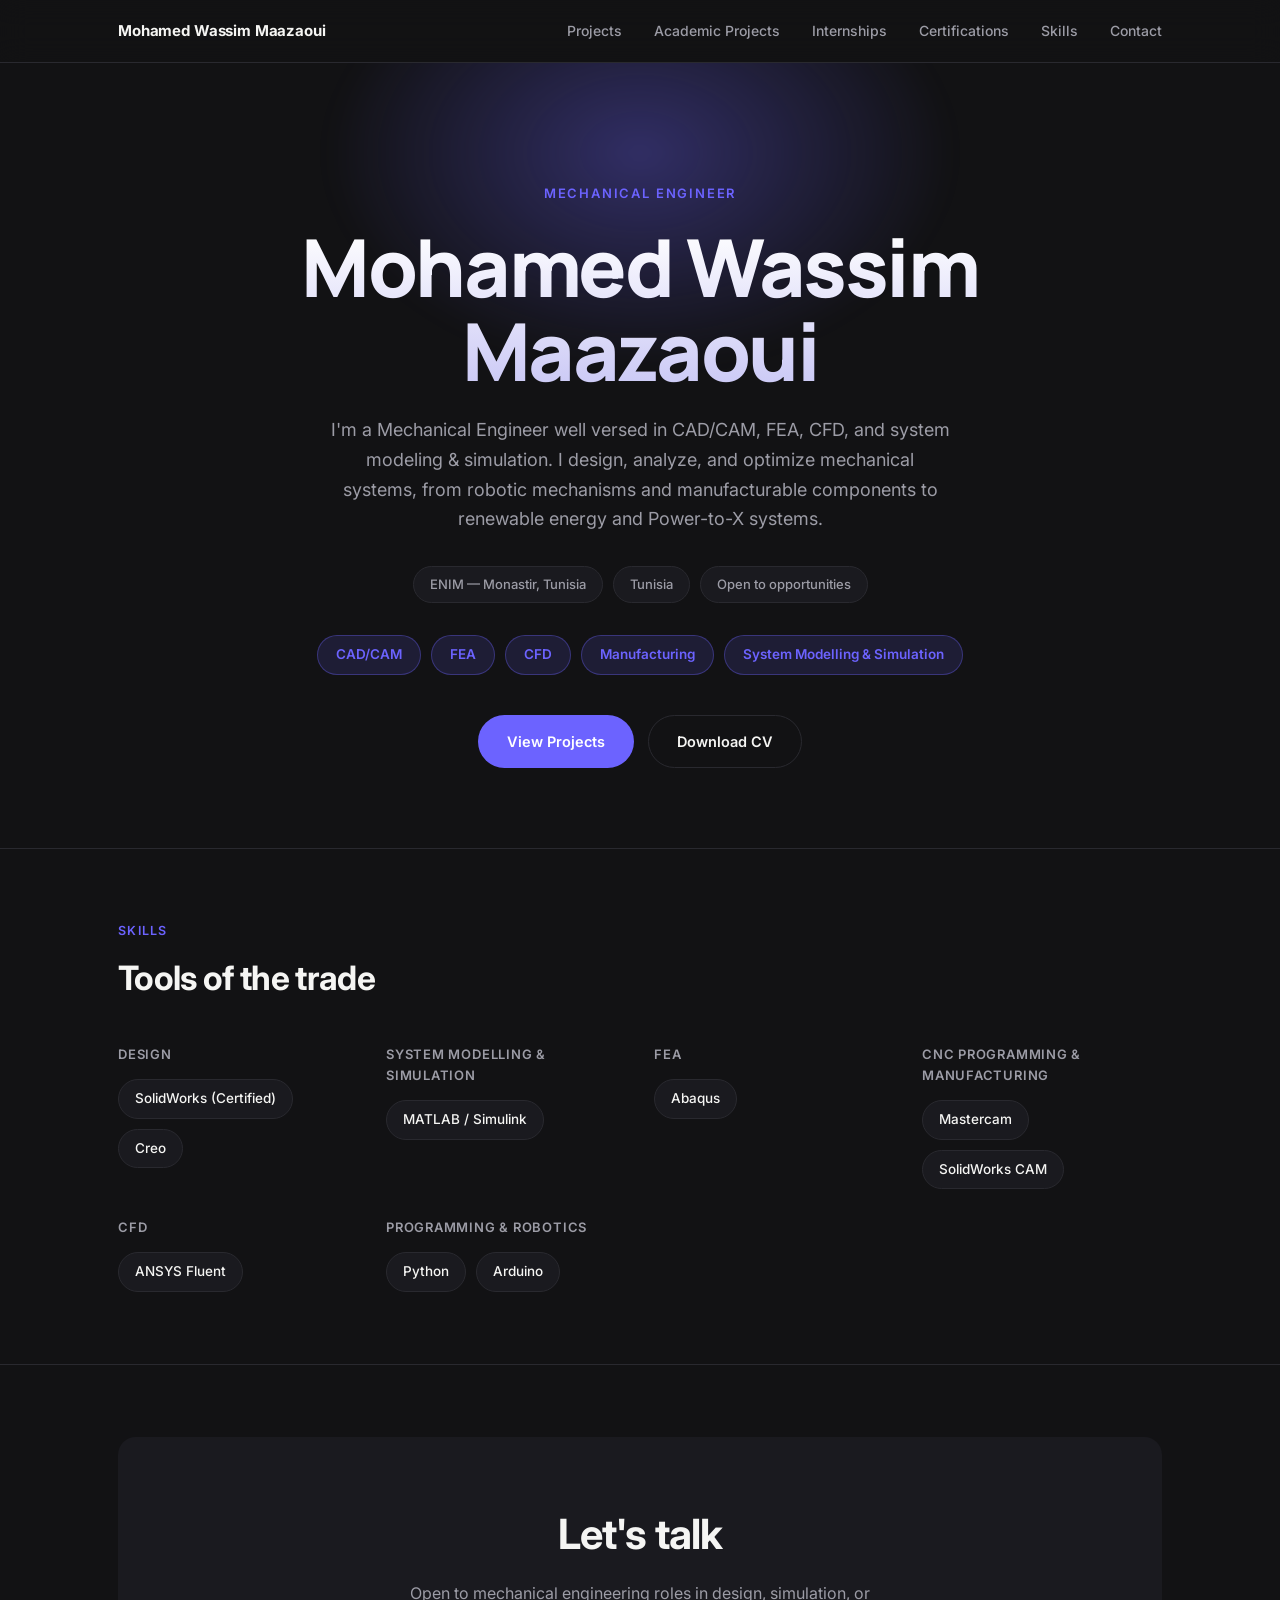
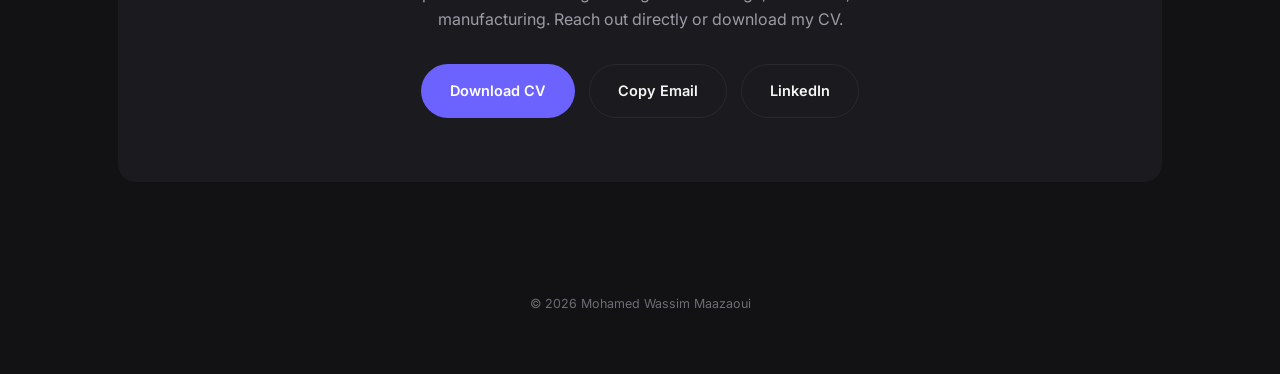
<file: index.html>
<!DOCTYPE html>
<html lang="en">
<head>
<meta charset="UTF-8">
<meta name="viewport" content="width=device-width, initial-scale=1.0">
<title>Mohamed Wassim Maazaoui — Mechanical Engineer</title>
<link rel="preconnect" href="https://fonts.googleapis.com">
<link rel="preconnect" href="https://fonts.gstatic.com" crossorigin>
<link href="https://fonts.googleapis.com/css2?family=Manrope:wght@700;800&family=Inter:wght@400;500;600;700;800&display=swap" rel="stylesheet">
<link rel="stylesheet" href="style.css">
</head>
<body>

<header>
  <div class="wrap">
    <nav>
      <a href="index.html" class="nav-name">Mohamed Wassim Maazaoui</a>
      <ul class="nav-links">
        <li><a href="projects.html">Projects</a></li>
        <li><a href="academic-projects.html">Academic Projects</a></li>
        <li><a href="internships.html">Internships</a></li>
        <li><a href="certifications.html">Certifications</a></li>
        <li><a href="#skills">Skills</a></li>
        <li><a href="#contact">Contact</a></li>
      </ul>
    </nav>
  </div>
</header>

<section class="hero">
  <div class="hero-glow"></div>
  <div class="wrap hero-inner">
    <div class="hero-eyebrow">Mechanical Engineer</div>
    <h1>Mohamed Wassim<br>Maazaoui</h1>
    <p class="tagline">I'm a Mechanical Engineer well versed in CAD/CAM, FEA, CFD, and system modeling &amp; simulation. I design, analyze, and optimize mechanical systems, from robotic mechanisms and manufacturable components to renewable energy and Power-to-X systems.</p>

    <div class="meta-row">
      <span class="meta-chip">ENIM — Monastir, Tunisia</span>
      <span class="meta-chip">Tunisia</span>
      <span class="meta-chip">Open to opportunities</span>
    </div>

    <div class="focus-row">
      <span class="focus-chip">CAD/CAM</span>
      <span class="focus-chip">FEA</span>
      <span class="focus-chip">CFD</span>
      <span class="focus-chip">Manufacturing</span>
      <span class="focus-chip">System Modelling &amp; Simulation</span>
    </div>

    <div class="cta-row">
      <a href="projects.html" class="btn btn-primary">View Projects</a>
      <a href="CV.pdf" class="btn btn-outline" download>Download CV</a>
    </div>
  </div>
</section>

<section id="skills" class="block">
  <div class="wrap">
    <div class="section-head">
      <div class="eyebrow">Skills</div>
      <h2>Tools of the trade</h2>
    </div>
    <div class="skills-groups">
      <div class="skills-group">
        <h3>Design</h3>
        <div class="chip-row"><span class="chip">SolidWorks (Certified)</span><span class="chip">Creo</span></div>
      </div>
      <div class="skills-group">
        <h3>System Modelling &amp; Simulation</h3>
        <div class="chip-row"><span class="chip">MATLAB / Simulink</span></div>
      </div>
      <div class="skills-group">
        <h3>FEA</h3>
        <div class="chip-row"><span class="chip">Abaqus</span></div>
      </div>
      <div class="skills-group">
        <h3>CNC Programming &amp; Manufacturing</h3>
        <div class="chip-row"><span class="chip">Mastercam</span><span class="chip">SolidWorks CAM</span></div>
      </div>
      <div class="skills-group">
        <h3>CFD</h3>
        <div class="chip-row"><span class="chip">ANSYS Fluent</span></div>
      </div>
      <div class="skills-group">
        <h3>Programming &amp; Robotics</h3>
        <div class="chip-row"><span class="chip">Python</span><span class="chip">Arduino</span></div>
      </div>
    </div>
  </div>
</section>

<section id="contact" class="block">
  <div class="wrap">
    <div class="contact-block">
      <h2>Let's talk</h2>
      <p>Open to mechanical engineering roles in design, simulation, or manufacturing. Reach out directly or download my CV.</p>
      <div class="cta-row">
        <a href="CV.pdf" class="btn btn-primary" download>Download CV</a>
        <button type="button" class="btn btn-outline" id="email-copy-btn" onclick="
          navigator.clipboard.writeText('mohamedwassimmaazaoui@gmail.com').then(function(){
            var btn = document.getElementById('email-copy-btn');
            var original = btn.textContent;
            btn.textContent = 'Copied!';
            setTimeout(function(){ btn.textContent = original; }, 1800);
          });
        ">Copy Email</button>
        <a href="https://linkedin.com/in/medmaazaoui" class="btn btn-outline" target="_blank" rel="noopener">LinkedIn</a>
      </div>
    </div>
  </div>
</section>

<footer>© 2026 Mohamed Wassim Maazaoui</footer>

</body>
</html>
</file>
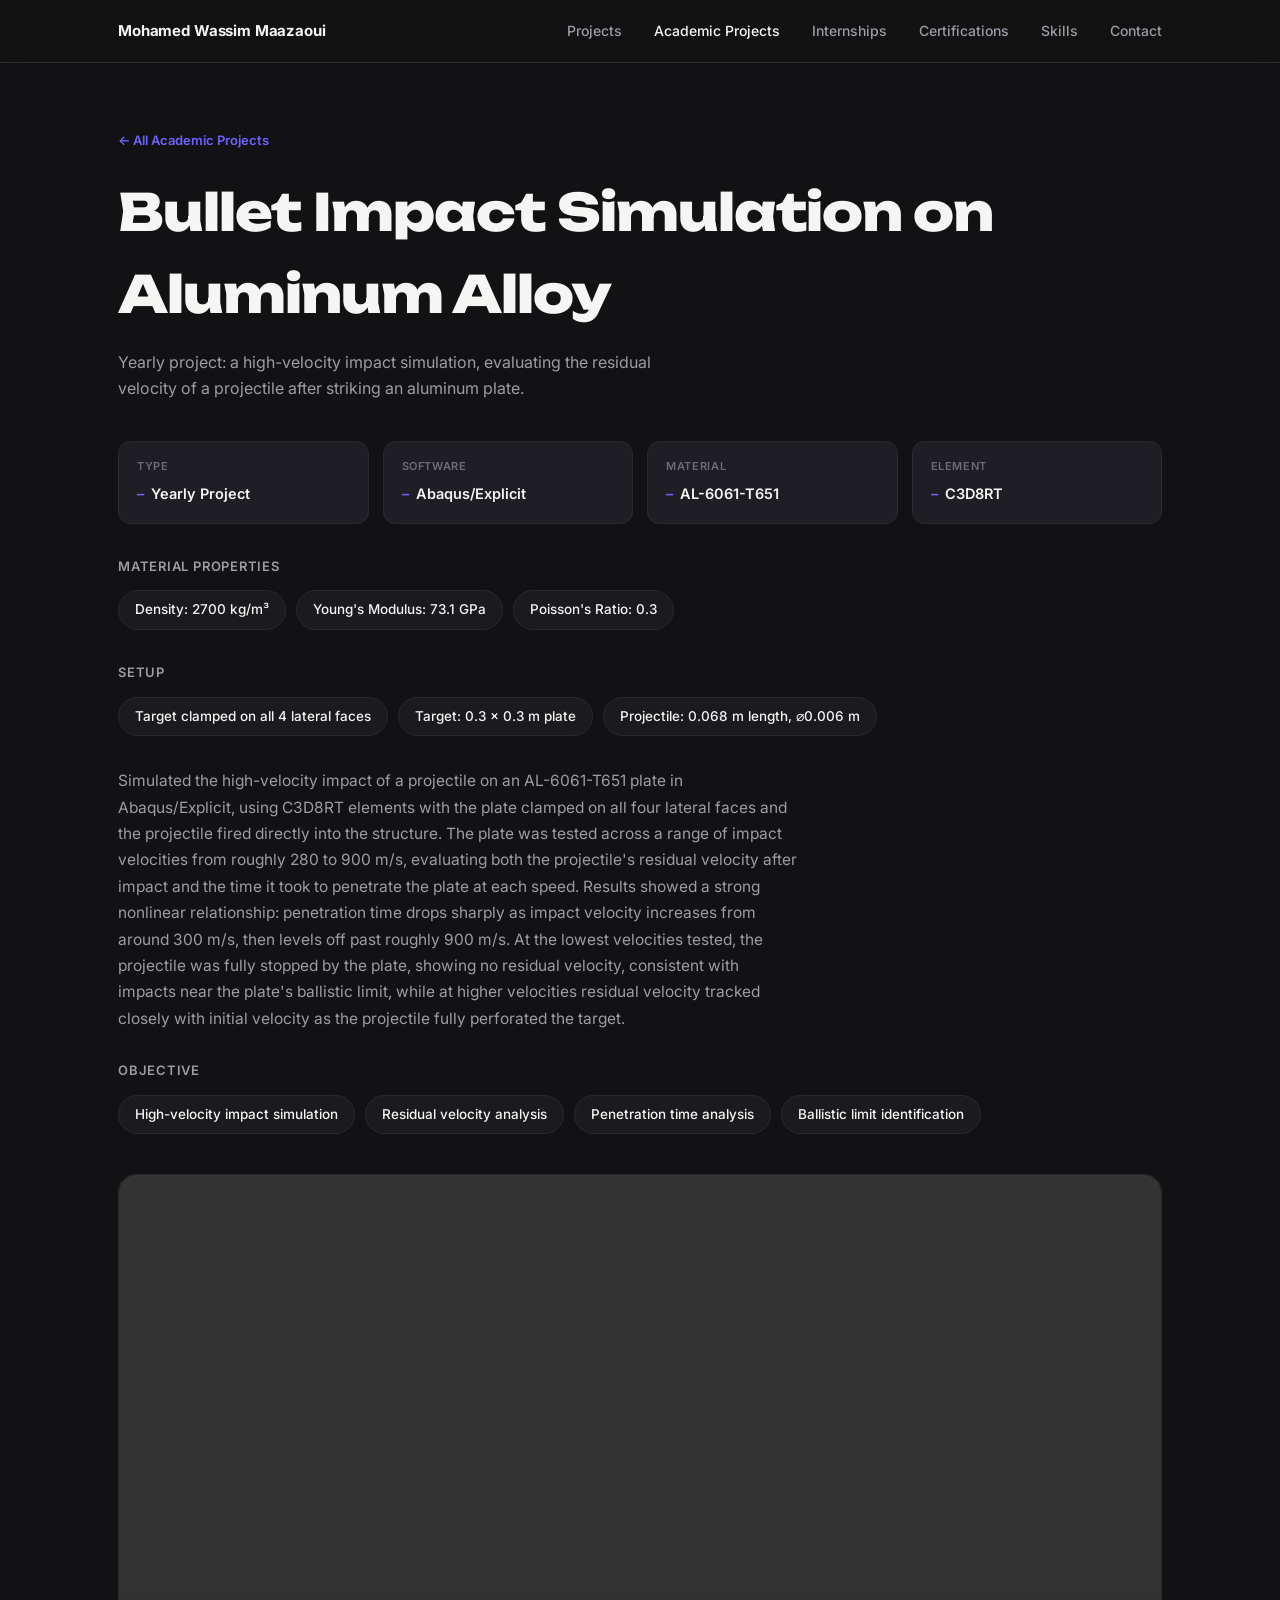
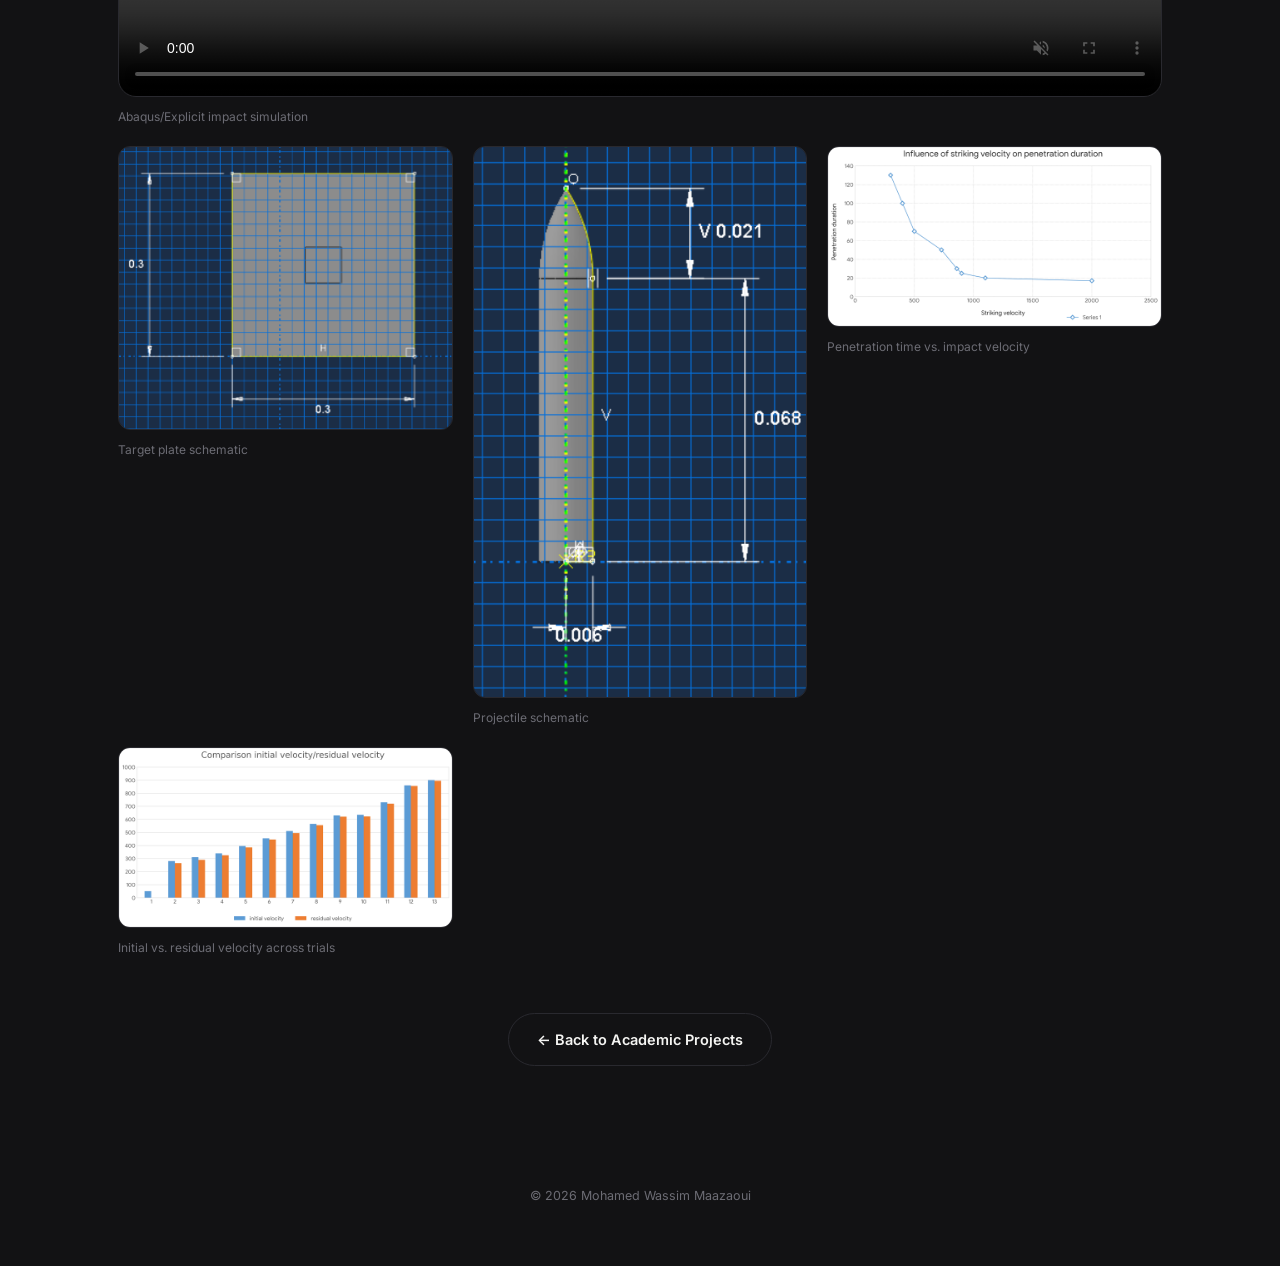
<file: academic-bullet-impact.html>
<!DOCTYPE html>
<html lang="en">
<head>
<meta charset="UTF-8">
<meta name="viewport" content="width=device-width, initial-scale=1.0">
<title>Bullet Impact Simulation on Aluminum Alloy, Mohamed Wassim Maazaoui</title>
<link rel="preconnect" href="https://fonts.googleapis.com">
<link rel="preconnect" href="https://fonts.gstatic.com" crossorigin>
<link href="https://fonts.googleapis.com/css2?family=Unbounded:wght@700;800&family=Inter:wght@400;500;600;700;800&display=swap" rel="stylesheet">
<link rel="stylesheet" href="style.css">
</head>
<body>

<header>
  <div class="wrap">
    <nav>
      <a href="index.html" class="nav-name">Mohamed Wassim Maazaoui</a>
      <ul class="nav-links">
        <li><a href="projects.html">Projects</a></li>
        <li><a href="academic-projects.html" class="active">Academic Projects</a></li>
        <li><a href="internships.html">Internships</a></li>
        <li><a href="certifications.html">Certifications</a></li>
        <li><a href="index.html#skills">Skills</a></li>
        <li><a href="index.html#contact">Contact</a></li>
      </ul>
    </nav>
  </div>
</header>

<main class="wrap">

  <div class="page-head">
    <a href="academic-projects.html" class="breadcrumb">← All Academic Projects</a>
    <h1>Bullet Impact Simulation on Aluminum Alloy</h1>
    <p>Yearly project: a high-velocity impact simulation, evaluating the residual velocity of a projectile after striking an aluminum plate.</p>
  </div>

  <div class="spec-grid">
    <div class="spec-cell">
      <div class="k">Type</div>
      <ul class="spec-list"><li>Yearly Project</li></ul>
    </div>
    <div class="spec-cell">
      <div class="k">Software</div>
      <ul class="spec-list"><li>Abaqus/Explicit</li></ul>
    </div>
    <div class="spec-cell">
      <div class="k">Material</div>
      <ul class="spec-list"><li>AL-6061-T651</li></ul>
    </div>
    <div class="spec-cell">
      <div class="k">Element</div>
      <ul class="spec-list"><li>C3D8RT</li></ul>
    </div>
  </div>

  <div class="skills-group" style="margin-bottom:32px;">
    <h3>Material Properties</h3>
    <div class="chip-row">
      <span class="chip">Density: 2700 kg/m³</span>
      <span class="chip">Young's Modulus: 73.1 GPa</span>
      <span class="chip">Poisson's Ratio: 0.3</span>
    </div>
  </div>

  <div class="skills-group" style="margin-bottom:32px;">
    <h3>Setup</h3>
    <div class="chip-row">
      <span class="chip">Target clamped on all 4 lateral faces</span>
      <span class="chip">Target: 0.3 × 0.3 m plate</span>
      <span class="chip">Projectile: 0.068 m length, ⌀0.006 m</span>
    </div>
  </div>

  <p class="project-desc">Simulated the high-velocity impact of a projectile on an AL-6061-T651 plate in Abaqus/Explicit, using C3D8RT elements with the plate clamped on all four lateral faces and the projectile fired directly into the structure. The plate was tested across a range of impact velocities from roughly 280 to 900 m/s, evaluating both the projectile's residual velocity after impact and the time it took to penetrate the plate at each speed. Results showed a strong nonlinear relationship: penetration time drops sharply as impact velocity increases from around 300 m/s, then levels off past roughly 900 m/s. At the lowest velocities tested, the projectile was fully stopped by the plate, showing no residual velocity, consistent with impacts near the plate's ballistic limit, while at higher velocities residual velocity tracked closely with initial velocity as the projectile fully perforated the target.</p>

  <div class="skills-group" style="margin-bottom:40px;">
    <h3>Objective</h3>
    <div class="chip-row">
      <span class="chip">High-velocity impact simulation</span>
      <span class="chip">Residual velocity analysis</span>
      <span class="chip">Penetration time analysis</span>
      <span class="chip">Ballistic limit identification</span>
    </div>
  </div>

  <div class="media-feature">
    <video class="figure-video" src="bullet-impact-simulation.mp4" muted loop playsinline controls></video>
    <div class="fig-caption">Abaqus/Explicit impact simulation</div>
  </div>

  <div class="gallery" style="margin-top: 20px;">
    <div>
      <img class="figure-img" src="bullet-impact-target-schematic.png" alt="Target plate schematic, 0.3 by 0.3 meters">
      <div class="fig-caption">Target plate schematic</div>
    </div>
    <div>
      <img class="figure-img" src="bullet-impact-projectile-schematic.png" alt="Projectile schematic with dimensions">
      <div class="fig-caption">Projectile schematic</div>
    </div>
    <div>
      <img class="figure-img" src="bullet-impact-penetration-time.png" alt="Chart showing penetration time versus impact velocity">
      <div class="fig-caption">Penetration time vs. impact velocity</div>
    </div>
    <div>
      <img class="figure-img" src="bullet-impact-velocity-comparison.png" alt="Bar chart comparing initial and residual velocity across trials">
      <div class="fig-caption">Initial vs. residual velocity across trials</div>
    </div>
  </div>

  <div class="cta-row" style="margin-top:56px; margin-bottom:80px;">
    <a href="academic-projects.html" class="btn btn-outline">← Back to Academic Projects</a>
  </div>

</main>

<footer>© 2026 Mohamed Wassim Maazaoui</footer>

</body>
</html>
</file>
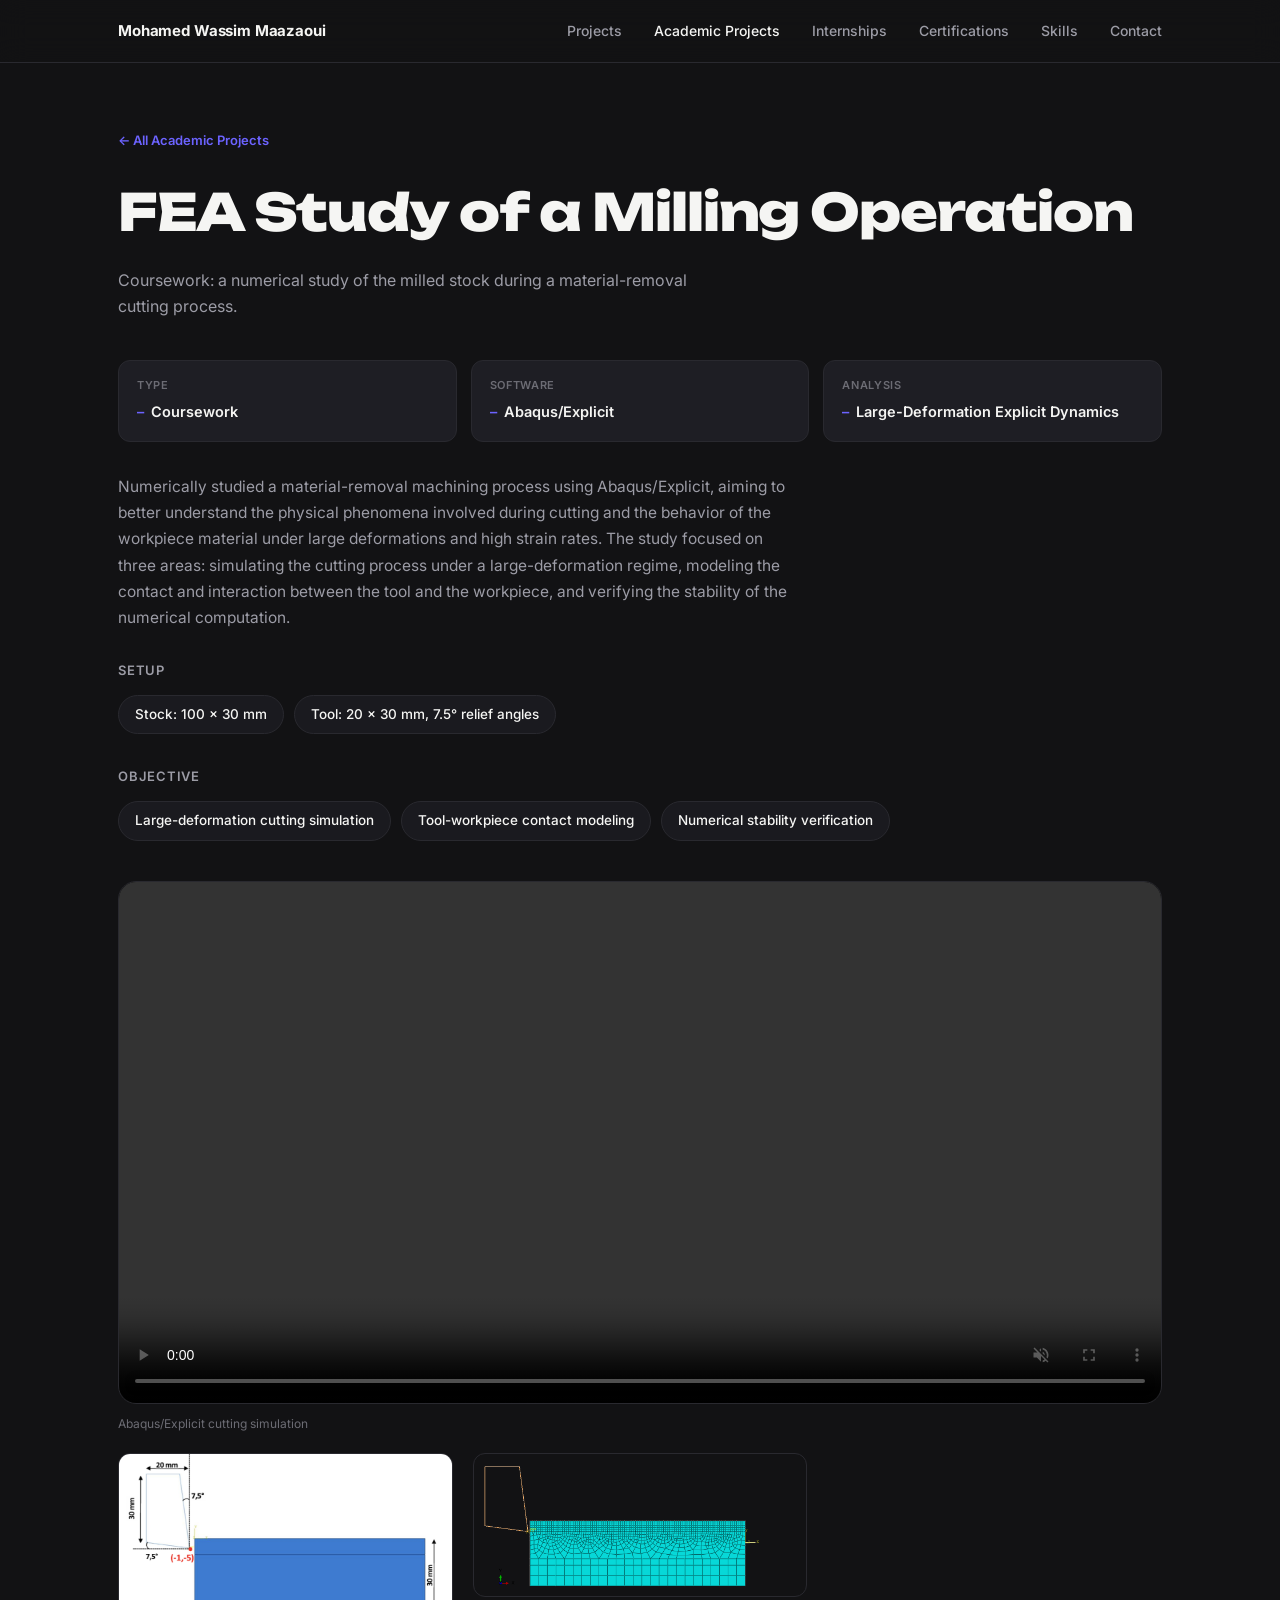
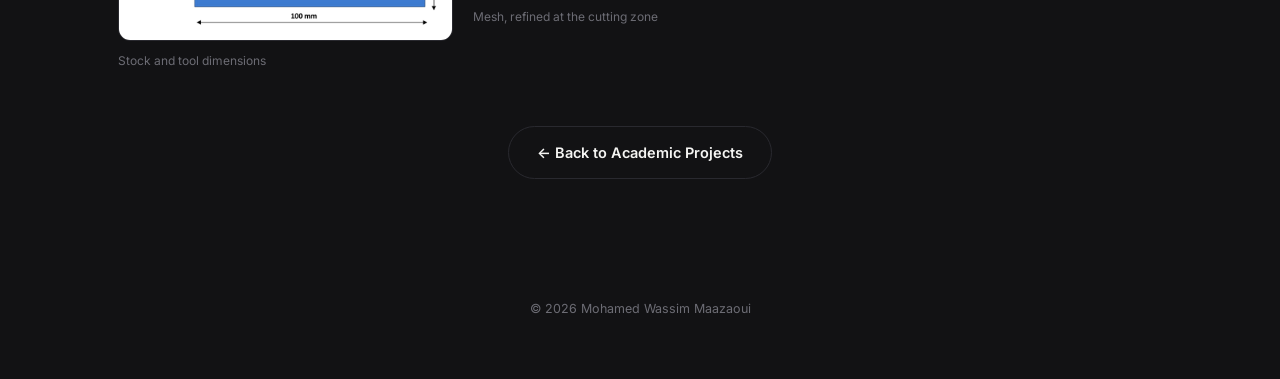
<file: academic-milling-fea.html>
<!DOCTYPE html>
<html lang="en">
<head>
<meta charset="UTF-8">
<meta name="viewport" content="width=device-width, initial-scale=1.0">
<title>FEA Study of a Milling Operation, Mohamed Wassim Maazaoui</title>
<link rel="preconnect" href="https://fonts.googleapis.com">
<link rel="preconnect" href="https://fonts.gstatic.com" crossorigin>
<link href="https://fonts.googleapis.com/css2?family=Unbounded:wght@700;800&family=Inter:wght@400;500;600;700;800&display=swap" rel="stylesheet">
<link rel="stylesheet" href="style.css">
</head>
<body>

<header>
  <div class="wrap">
    <nav>
      <a href="index.html" class="nav-name">Mohamed Wassim Maazaoui</a>
      <ul class="nav-links">
        <li><a href="projects.html">Projects</a></li>
        <li><a href="academic-projects.html" class="active">Academic Projects</a></li>
        <li><a href="internships.html">Internships</a></li>
        <li><a href="certifications.html">Certifications</a></li>
        <li><a href="index.html#skills">Skills</a></li>
        <li><a href="index.html#contact">Contact</a></li>
      </ul>
    </nav>
  </div>
</header>

<main class="wrap">

  <div class="page-head">
    <a href="academic-projects.html" class="breadcrumb">← All Academic Projects</a>
    <h1>FEA Study of a Milling Operation</h1>
    <p>Coursework: a numerical study of the milled stock during a material-removal cutting process.</p>
  </div>

  <div class="spec-grid">
    <div class="spec-cell">
      <div class="k">Type</div>
      <ul class="spec-list"><li>Coursework</li></ul>
    </div>
    <div class="spec-cell">
      <div class="k">Software</div>
      <ul class="spec-list"><li>Abaqus/Explicit</li></ul>
    </div>
    <div class="spec-cell">
      <div class="k">Analysis</div>
      <ul class="spec-list"><li>Large-Deformation Explicit Dynamics</li></ul>
    </div>
  </div>

  <p class="project-desc">Numerically studied a material-removal machining process using Abaqus/Explicit, aiming to better understand the physical phenomena involved during cutting and the behavior of the workpiece material under large deformations and high strain rates. The study focused on three areas: simulating the cutting process under a large-deformation regime, modeling the contact and interaction between the tool and the workpiece, and verifying the stability of the numerical computation.</p>

  <div class="skills-group" style="margin-bottom:32px;">
    <h3>Setup</h3>
    <div class="chip-row">
      <span class="chip">Stock: 100 × 30 mm</span>
      <span class="chip">Tool: 20 × 30 mm, 7.5° relief angles</span>
    </div>
  </div>

  <div class="skills-group" style="margin-bottom:40px;">
    <h3>Objective</h3>
    <div class="chip-row">
      <span class="chip">Large-deformation cutting simulation</span>
      <span class="chip">Tool-workpiece contact modeling</span>
      <span class="chip">Numerical stability verification</span>
    </div>
  </div>

  <div class="media-feature">
    <video class="figure-video" src="milling-simulation.mp4" muted loop playsinline controls></video>
    <div class="fig-caption">Abaqus/Explicit cutting simulation</div>
  </div>

  <div class="gallery" style="margin-top: 20px;">
    <div>
      <img class="figure-img" src="milling-dimensions.png" alt="Stock and tool dimensions schematic">
      <div class="fig-caption">Stock and tool dimensions</div>
    </div>
    <div>
      <img class="figure-img" src="milling-mesh.png" alt="Mesh refinement around the cutting zone">
      <div class="fig-caption">Mesh, refined at the cutting zone</div>
    </div>
  </div>

  <div class="cta-row" style="margin-top:56px; margin-bottom:80px;">
    <a href="academic-projects.html" class="btn btn-outline">← Back to Academic Projects</a>
  </div>

</main>

<footer>© 2026 Mohamed Wassim Maazaoui</footer>

</body>
</html>
</file>
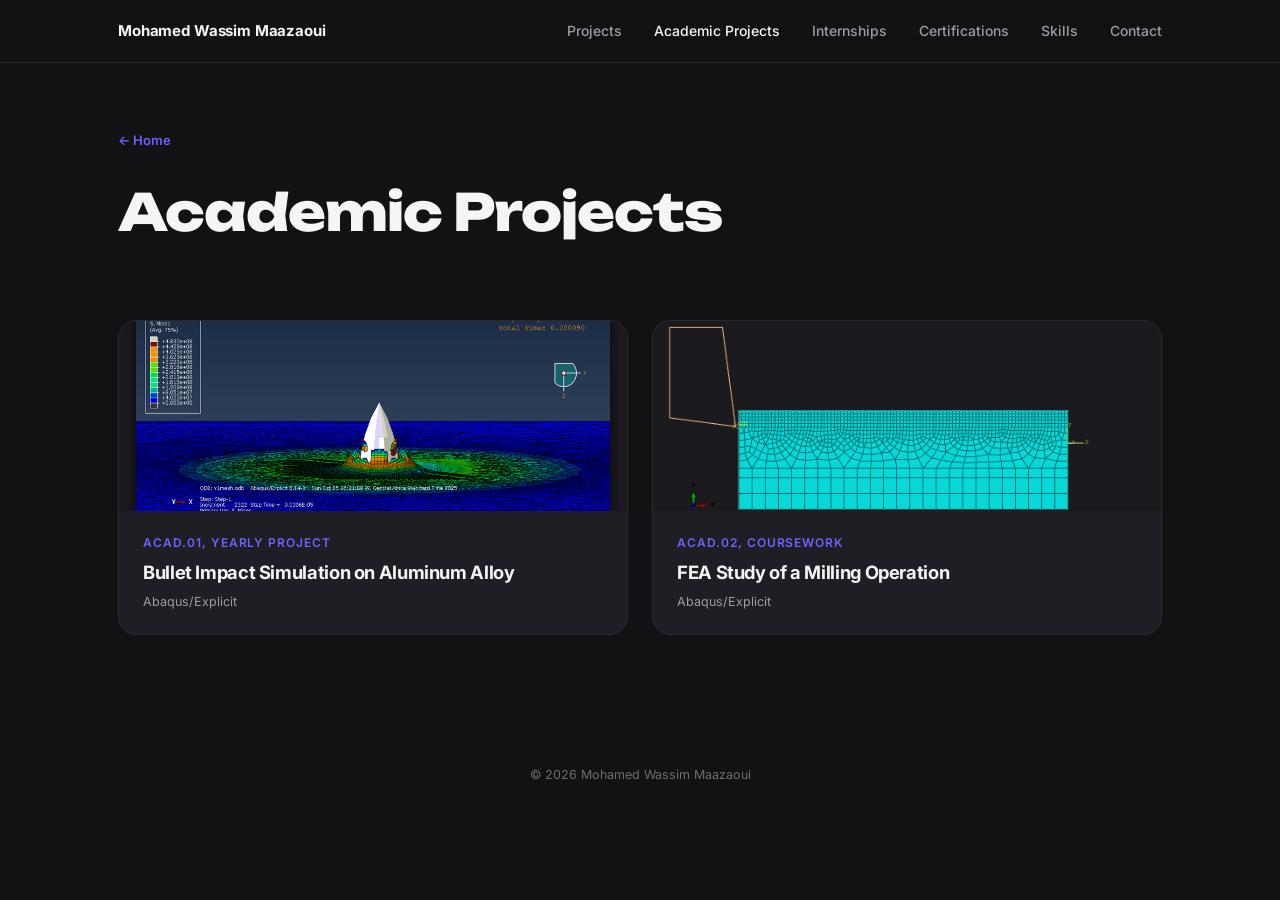
<file: academic-projects.html>
<!DOCTYPE html>
<html lang="en">
<head>
<meta charset="UTF-8">
<meta name="viewport" content="width=device-width, initial-scale=1.0">
<title>Academic Projects — Mohamed Wassim Maazaoui</title>
<link rel="preconnect" href="https://fonts.googleapis.com">
<link rel="preconnect" href="https://fonts.gstatic.com" crossorigin>
<link href="https://fonts.googleapis.com/css2?family=Unbounded:wght@700;800&family=Inter:wght@400;500;600;700;800&display=swap" rel="stylesheet">
<link rel="stylesheet" href="style.css">
</head>
<body>

<header>
  <div class="wrap">
    <nav>
      <a href="index.html" class="nav-name">Mohamed Wassim Maazaoui</a>
      <ul class="nav-links">
        <li><a href="projects.html">Projects</a></li>
        <li><a href="academic-projects.html" class="active">Academic Projects</a></li>
        <li><a href="internships.html">Internships</a></li>
        <li><a href="certifications.html">Certifications</a></li>
        <li><a href="index.html#skills">Skills</a></li>
        <li><a href="index.html#contact">Contact</a></li>
      </ul>
    </nav>
  </div>
</header>

<main class="wrap">

  <div class="page-head">
    <a href="index.html" class="breadcrumb">← Home</a>
    <h1>Academic Projects</h1>
  </div>

  <div class="project-grid">

    <a href="academic-bullet-impact.html" class="project-card">
      <div class="cover"><img src="cover-bullet-impact.png" alt="Abaqus von Mises stress contour of the plate at bullet impact"></div>
      <div class="card-body">
        <span class="card-index">ACAD.01, Yearly Project</span>
        <h3>Bullet Impact Simulation on Aluminum Alloy</h3>
        <div class="card-tags">Abaqus/Explicit</div>
      </div>
    </a>

    <a href="academic-milling-fea.html" class="project-card">
      <div class="cover"><img src="cover-milling-fea.png" alt="FEA mesh refinement at the cutting zone"></div>
      <div class="card-body">
        <span class="card-index">ACAD.02, Coursework</span>
        <h3>FEA Study of a Milling Operation</h3>
        <div class="card-tags">Abaqus/Explicit</div>
      </div>
    </a>

  </div>

</main>

<footer>© 2026 Mohamed Wassim Maazaoui</footer>

</body>
</html>
</file>
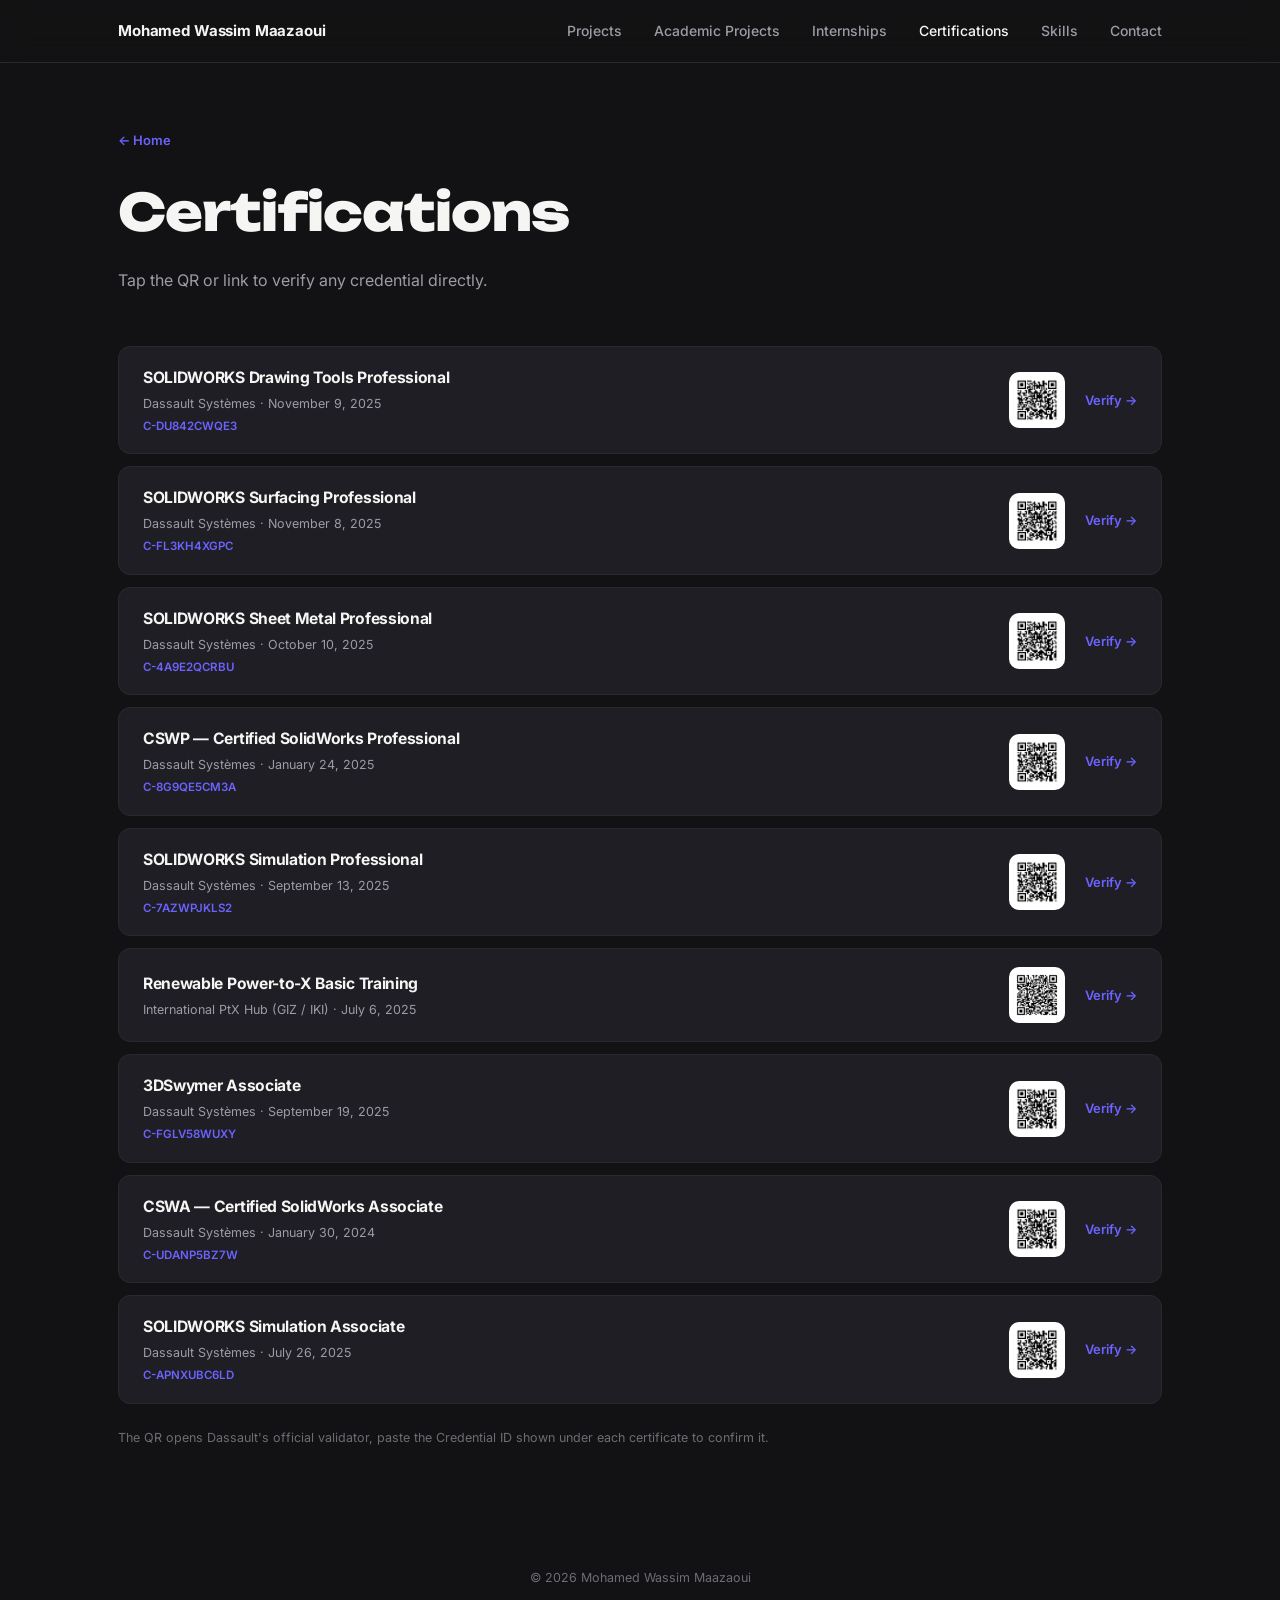
<file: certifications.html>
<!DOCTYPE html>
<html lang="en">
<head>
<meta charset="UTF-8">
<meta name="viewport" content="width=device-width, initial-scale=1.0">
<title>Certifications, Mohamed Wassim Maazaoui</title>
<link rel="preconnect" href="https://fonts.googleapis.com">
<link rel="preconnect" href="https://fonts.gstatic.com" crossorigin>
<link href="https://fonts.googleapis.com/css2?family=Unbounded:wght@700;800&family=Inter:wght@400;500;600;700;800&display=swap" rel="stylesheet">
<link rel="stylesheet" href="style.css">
</head>
<body>

<header>
  <div class="wrap">
    <nav>
      <a href="index.html" class="nav-name">Mohamed Wassim Maazaoui</a>
      <ul class="nav-links">
        <li><a href="projects.html">Projects</a></li>
        <li><a href="academic-projects.html">Academic Projects</a></li>
        <li><a href="internships.html">Internships</a></li>
        <li><a href="certifications.html" class="active">Certifications</a></li>
        <li><a href="index.html#skills">Skills</a></li>
        <li><a href="index.html#contact">Contact</a></li>
      </ul>
    </nav>
  </div>
</header>

<main class="wrap">

  <div class="page-head">
    <a href="index.html" class="breadcrumb">← Home</a>
    <h1>Certifications</h1>
    <p>Tap the QR or link to verify any credential directly.</p>
  </div>

  <div class="cert-list" style="margin: 44px 0 24px;">
    <div class="cert-row">
      <div><h3>SOLIDWORKS Drawing Tools Professional</h3><div class="issuer">Dassault Systèmes · November 9, 2025</div><div class="cred-id">C-DU842CWQE3</div></div>
      <div class="cert-qr"><img src="qr-verify.png" alt="QR code to verify credential"></div>
      <a href="https://3dexperience.virtualtester.com/#certvalidate" class="cert-verify" target="_blank" rel="noopener">Verify →</a>
    </div>
    <div class="cert-row">
      <div><h3>SOLIDWORKS Surfacing Professional</h3><div class="issuer">Dassault Systèmes · November 8, 2025</div><div class="cred-id">C-FL3KH4XGPC</div></div>
      <div class="cert-qr"><img src="qr-verify.png" alt="QR code to verify credential"></div>
      <a href="https://3dexperience.virtualtester.com/#certvalidate" class="cert-verify" target="_blank" rel="noopener">Verify →</a>
    </div>
    <div class="cert-row">
      <div><h3>SOLIDWORKS Sheet Metal Professional</h3><div class="issuer">Dassault Systèmes · October 10, 2025</div><div class="cred-id">C-4A9E2QCRBU</div></div>
      <div class="cert-qr"><img src="qr-verify.png" alt="QR code to verify credential"></div>
      <a href="https://3dexperience.virtualtester.com/#certvalidate" class="cert-verify" target="_blank" rel="noopener">Verify →</a>
    </div>
    <div class="cert-row">
      <div><h3>CSWP — Certified SolidWorks Professional</h3><div class="issuer">Dassault Systèmes · January 24, 2025</div><div class="cred-id">C-8G9QE5CM3A</div></div>
      <div class="cert-qr"><img src="qr-verify.png" alt="QR code to verify credential"></div>
      <a href="https://3dexperience.virtualtester.com/#certvalidate" class="cert-verify" target="_blank" rel="noopener">Verify →</a>
    </div>
    <div class="cert-row">
      <div><h3>SOLIDWORKS Simulation Professional</h3><div class="issuer">Dassault Systèmes · September 13, 2025</div><div class="cred-id">C-7AZWPJKLS2</div></div>
      <div class="cert-qr"><img src="qr-verify.png" alt="QR code to verify credential"></div>
      <a href="https://3dexperience.virtualtester.com/#certvalidate" class="cert-verify" target="_blank" rel="noopener">Verify →</a>
    </div>
    <div class="cert-row">
      <div><h3>Renewable Power-to-X Basic Training</h3><div class="issuer">International PtX Hub (GIZ / IKI) · July 6, 2025</div></div>
      <div class="cert-qr"><img src="qr-ptx.png" alt="QR code to verify credential"></div>
      <a href="https://online.atingi.org/admin/tool/certificate/index.php?code=9660898337MM" class="cert-verify" target="_blank" rel="noopener">Verify →</a>
    </div>
    <div class="cert-row">
      <div><h3>3DSwymer Associate</h3><div class="issuer">Dassault Systèmes · September 19, 2025</div><div class="cred-id">C-FGLV58WUXY</div></div>
      <div class="cert-qr"><img src="qr-verify.png" alt="QR code to verify credential"></div>
      <a href="https://3dexperience.virtualtester.com/#certvalidate" class="cert-verify" target="_blank" rel="noopener">Verify →</a>
    </div>
    <div class="cert-row">
      <div><h3>CSWA — Certified SolidWorks Associate</h3><div class="issuer">Dassault Systèmes · January 30, 2024</div><div class="cred-id">C-UDANP5BZ7W</div></div>
      <div class="cert-qr"><img src="qr-verify.png" alt="QR code to verify credential"></div>
      <a href="https://3dexperience.virtualtester.com/#certvalidate" class="cert-verify" target="_blank" rel="noopener">Verify →</a>
    </div>
    <div class="cert-row">
      <div><h3>SOLIDWORKS Simulation Associate</h3><div class="issuer">Dassault Systèmes · July 26, 2025</div><div class="cred-id">C-APNXUBC6LD</div></div>
      <div class="cert-qr"><img src="qr-verify.png" alt="QR code to verify credential"></div>
      <a href="https://3dexperience.virtualtester.com/#certvalidate" class="cert-verify" target="_blank" rel="noopener">Verify →</a>
    </div>
  </div>
  <p class="cert-note" style="margin-bottom:80px;">The QR opens Dassault's official validator, paste the Credential ID shown under each certificate to confirm it.</p>

</main>

<footer>© 2026 Mohamed Wassim Maazaoui</footer>

</body>
</html>
</file>
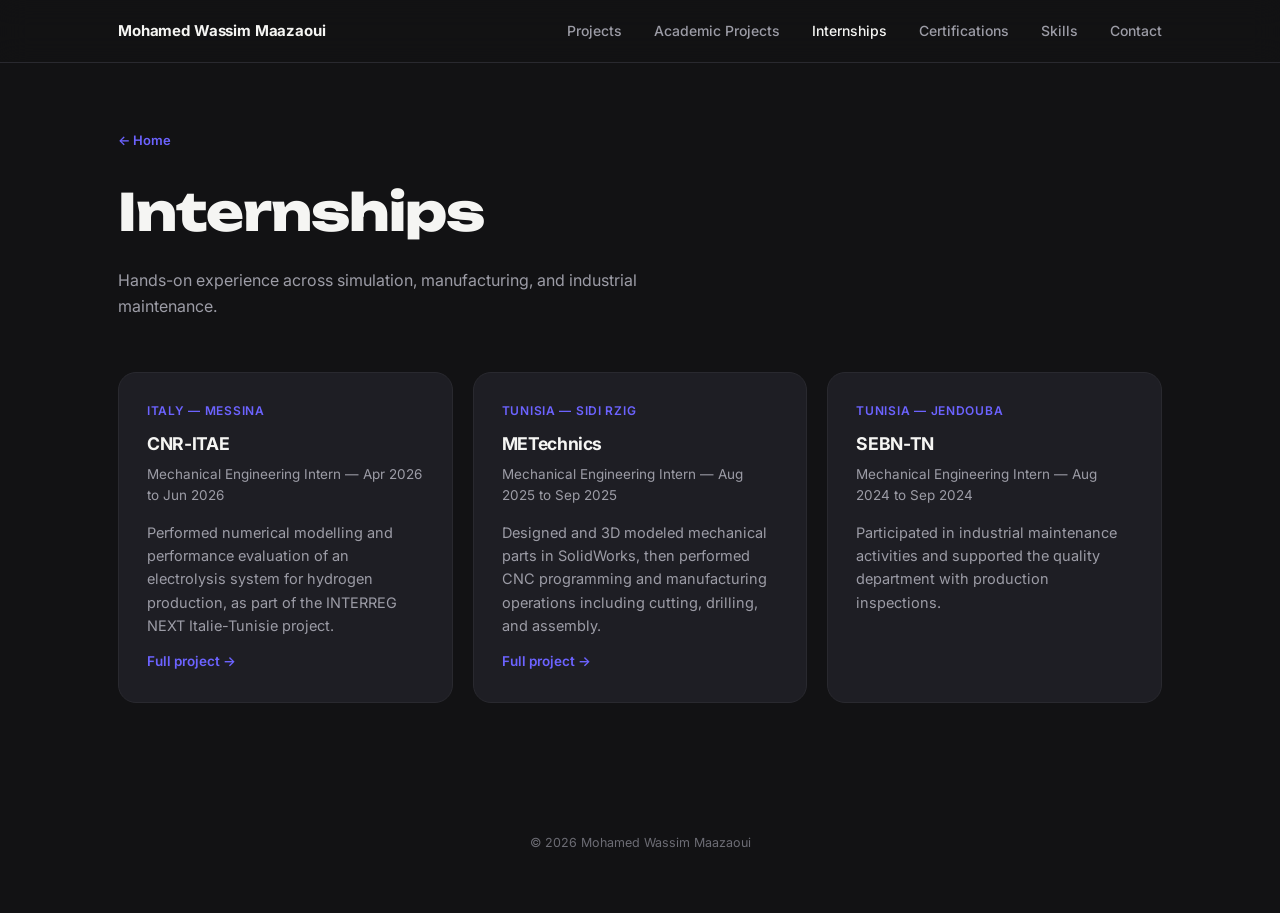
<file: internships.html>
<!DOCTYPE html>
<html lang="en">
<head>
<meta charset="UTF-8">
<meta name="viewport" content="width=device-width, initial-scale=1.0">
<title>Internships, Mohamed Wassim Maazaoui</title>
<link rel="preconnect" href="https://fonts.googleapis.com">
<link rel="preconnect" href="https://fonts.gstatic.com" crossorigin>
<link href="https://fonts.googleapis.com/css2?family=Unbounded:wght@700;800&family=Inter:wght@400;500;600;700;800&display=swap" rel="stylesheet">
<link rel="stylesheet" href="style.css">
</head>
<body>

<header>
  <div class="wrap">
    <nav>
      <a href="index.html" class="nav-name">Mohamed Wassim Maazaoui</a>
      <ul class="nav-links">
        <li><a href="projects.html">Projects</a></li>
        <li><a href="academic-projects.html">Academic Projects</a></li>
        <li><a href="internships.html" class="active">Internships</a></li>
        <li><a href="certifications.html">Certifications</a></li>
        <li><a href="index.html#skills">Skills</a></li>
        <li><a href="index.html#contact">Contact</a></li>
      </ul>
    </nav>
  </div>
</header>

<main class="wrap">

  <div class="page-head">
    <a href="index.html" class="breadcrumb">← Home</a>
    <h1>Internships</h1>
    <p>Hands-on experience across simulation, manufacturing, and industrial maintenance.</p>
  </div>

  <div class="card-grid" style="margin: 44px 0 90px;">
    <div class="card">
      <div class="flag">Italy — Messina</div>
      <h3>CNR-ITAE</h3>
      <div class="role">Mechanical Engineering Intern — Apr 2026 to Jun 2026</div>
      <p class="desc">Performed numerical modelling and performance evaluation of an electrolysis system for hydrogen production, as part of the INTERREG NEXT Italie-Tunisie project.</p>
      <a href="project-electrolyzer.html" class="link">Full project →</a>
    </div>
    <div class="card">
      <div class="flag">Tunisia — Sidi Rzig</div>
      <h3>METechnics</h3>
      <div class="role">Mechanical Engineering Intern — Aug 2025 to Sep 2025</div>
      <p class="desc">Designed and 3D modeled mechanical parts in SolidWorks, then performed CNC programming and manufacturing operations including cutting, drilling, and assembly.</p>
      <a href="project-cadcam.html" class="link">Full project →</a>
    </div>
    <div class="card">
      <div class="flag">Tunisia — Jendouba</div>
      <h3>SEBN-TN</h3>
      <div class="role">Mechanical Engineering Intern — Aug 2024 to Sep 2024</div>
      <p class="desc">Participated in industrial maintenance activities and supported the quality department with production inspections.</p>
    </div>
  </div>

</main>

<footer>© 2026 Mohamed Wassim Maazaoui</footer>

</body>
</html>
</file>
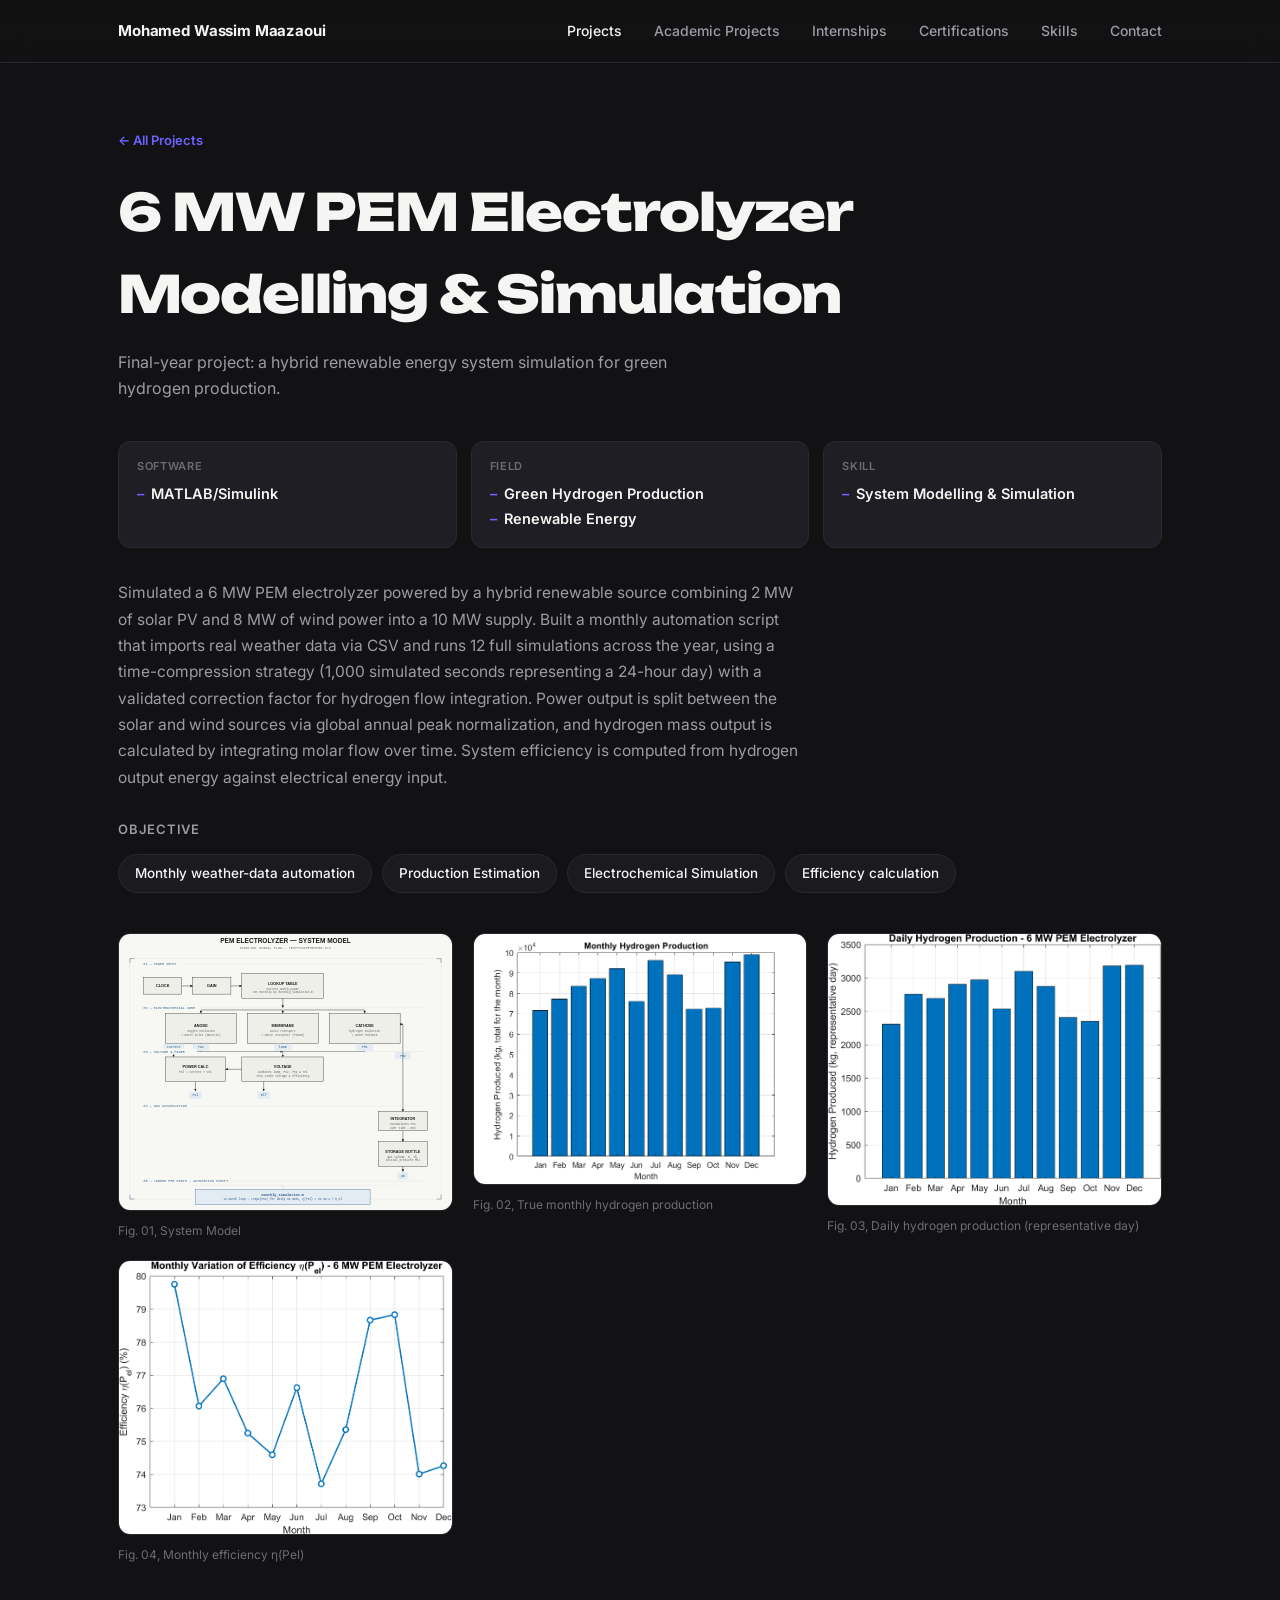
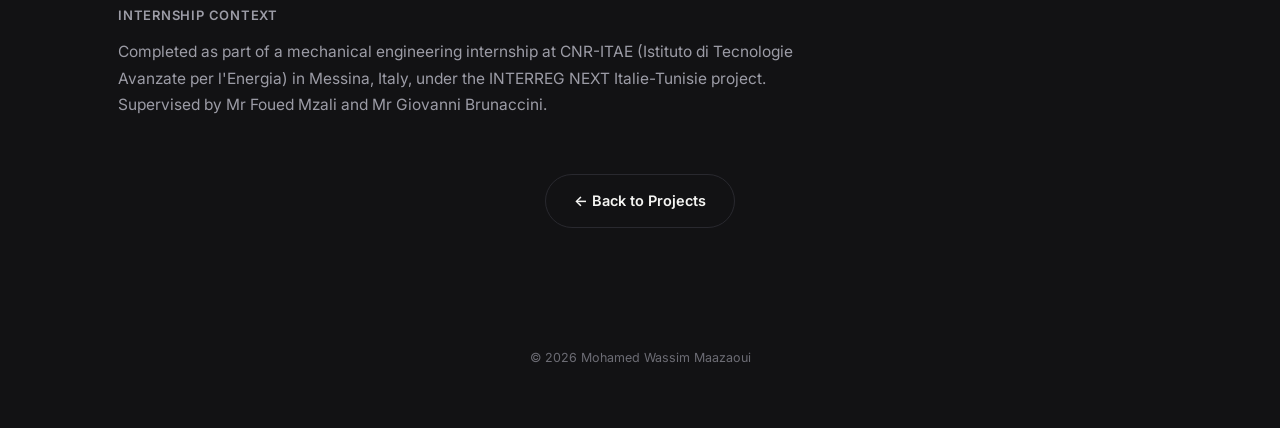
<file: project-electrolyzer.html>
<!DOCTYPE html>
<html lang="en">
<head>
<meta charset="UTF-8">
<meta name="viewport" content="width=device-width, initial-scale=1.0">
<title>6 MW PEM Electrolyzer Simulation, Mohamed Wassim Maazaoui</title>
<link rel="preconnect" href="https://fonts.googleapis.com">
<link rel="preconnect" href="https://fonts.gstatic.com" crossorigin>
<link href="https://fonts.googleapis.com/css2?family=Unbounded:wght@700;800&family=Inter:wght@400;500;600;700;800&display=swap" rel="stylesheet">
<link rel="stylesheet" href="style.css">
</head>
<body>

<header>
  <div class="wrap">
    <nav>
      <a href="index.html" class="nav-name">Mohamed Wassim Maazaoui</a>
      <ul class="nav-links">
        <li><a href="projects.html" class="active">Projects</a></li>
        <li><a href="academic-projects.html">Academic Projects</a></li>
        <li><a href="internships.html">Internships</a></li>
        <li><a href="certifications.html">Certifications</a></li>
        <li><a href="index.html#skills">Skills</a></li>
        <li><a href="index.html#contact">Contact</a></li>
      </ul>
    </nav>
  </div>
</header>

<main class="wrap">

  <div class="page-head">
    <a href="projects.html" class="breadcrumb">← All Projects</a>
    <h1>6 MW PEM Electrolyzer Modelling &amp; Simulation</h1>
    <p>Final-year project: a hybrid renewable energy system simulation for green hydrogen production.</p>
  </div>

  <div class="spec-grid">
    <div class="spec-cell">
      <div class="k">Software</div>
      <ul class="spec-list"><li>MATLAB/Simulink</li></ul>
    </div>
    <div class="spec-cell">
      <div class="k">Field</div>
      <ul class="spec-list">
        <li>Green Hydrogen Production</li>
        <li>Renewable Energy</li>
      </ul>
    </div>
    <div class="spec-cell">
      <div class="k">Skill</div>
      <ul class="spec-list"><li>System Modelling &amp; Simulation</li></ul>
    </div>
  </div>

  <p class="project-desc">Simulated a 6 MW PEM electrolyzer powered by a hybrid renewable source combining 2 MW of solar PV and 8 MW of wind power into a 10 MW supply. Built a monthly automation script that imports real weather data via CSV and runs 12 full simulations across the year, using a time-compression strategy (1,000 simulated seconds representing a 24-hour day) with a validated correction factor for hydrogen flow integration. Power output is split between the solar and wind sources via global annual peak normalization, and hydrogen mass output is calculated by integrating molar flow over time. System efficiency is computed from hydrogen output energy against electrical energy input.</p>

  <div class="skills-group" style="margin-bottom:40px;">
    <h3>Objective</h3>
    <div class="chip-row">
      <span class="chip">Monthly weather-data automation</span>
      <span class="chip">Production Estimation</span>
      <span class="chip">Electrochemical Simulation</span>
      <span class="chip">Efficiency calculation</span>
    </div>
  </div>

  <div class="gallery">
    <div>
      <img class="figure-img" src="electrolyzer-system-diagram.svg" alt="PEM electrolyzer Simulink system model diagram">
      <div class="fig-caption">Fig. 01, System Model</div>
    </div>
    <div>
      <img class="figure-img" src="true-monthly-production.png" alt="True monthly hydrogen production chart">
      <div class="fig-caption">Fig. 02, True monthly hydrogen production</div>
    </div>
    <div>
      <img class="figure-img" src="hydrogen-production-summary.png" alt="Daily hydrogen production chart">
      <div class="fig-caption">Fig. 03, Daily hydrogen production (representative day)</div>
    </div>
    <div>
      <img class="figure-img" src="efficiency-curve.png" alt="Monthly efficiency curve">
      <div class="fig-caption">Fig. 04, Monthly efficiency η(Pel)</div>
    </div>
  </div>

  <div class="skills-group" style="margin-top:40px;">
    <h3>Internship context</h3>
    <p class="project-desc" style="margin-bottom:0;">Completed as part of a mechanical engineering internship at CNR-ITAE (Istituto di Tecnologie Avanzate per l'Energia) in Messina, Italy, under the INTERREG NEXT Italie-Tunisie project. Supervised by Mr Foued Mzali and Mr Giovanni Brunaccini.</p>
  </div>

  <div class="cta-row" style="margin-top:56px; margin-bottom:80px;">
    <a href="projects.html" class="btn btn-outline">← Back to Projects</a>
  </div>

</main>

<footer>© 2026 Mohamed Wassim Maazaoui</footer>

</body>
</html>
</file>
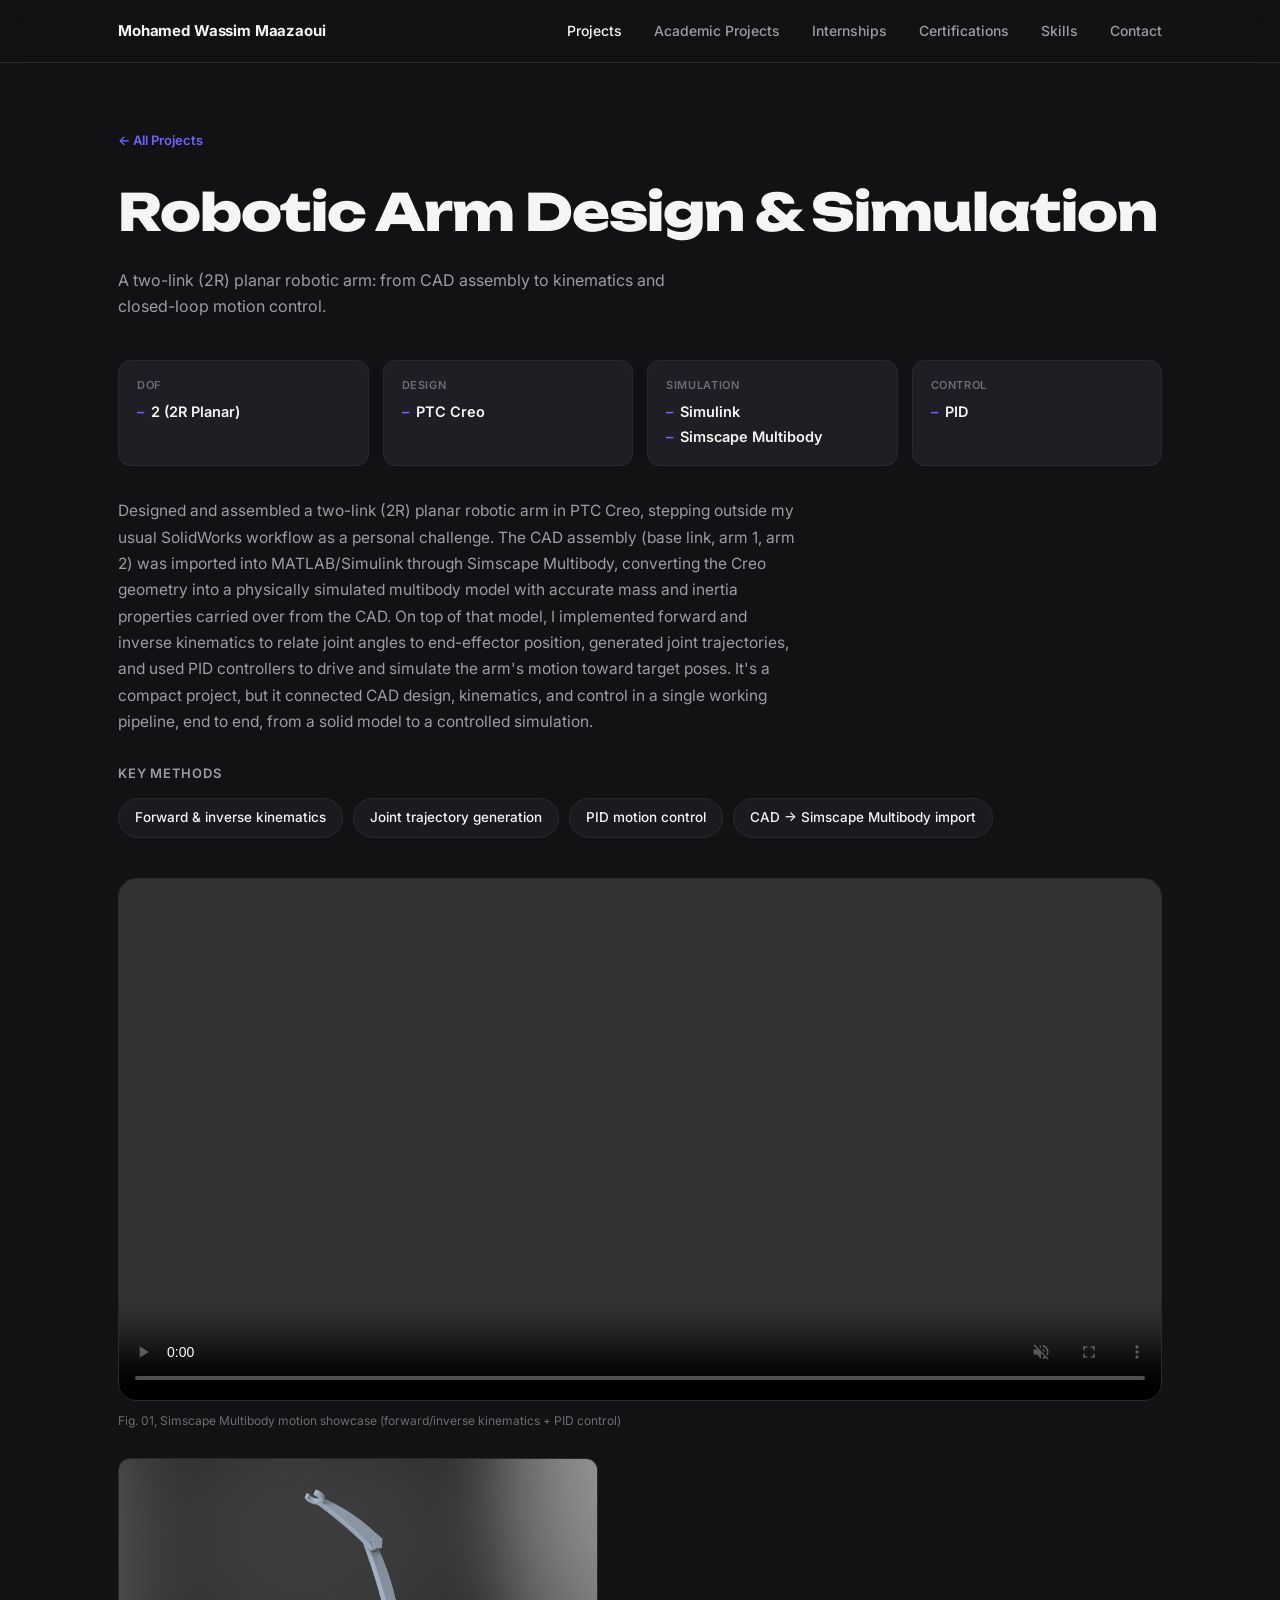
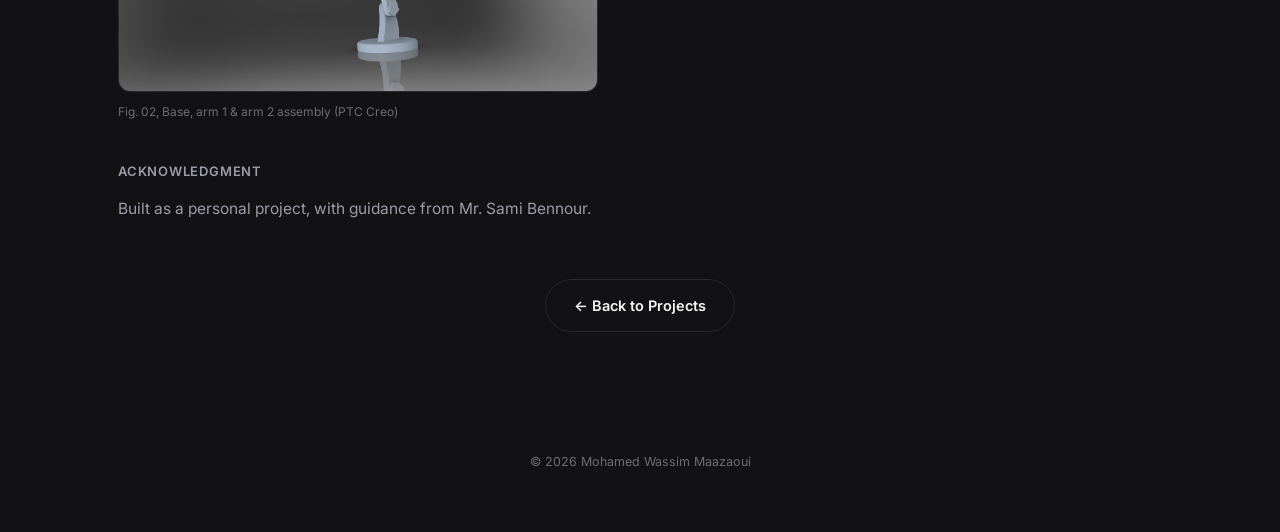
<file: project-robotics-arm.html>
<!DOCTYPE html>
<html lang="en">
<head>
<meta charset="UTF-8">
<meta name="viewport" content="width=device-width, initial-scale=1.0">
<title>Robotic Arm Design & Simulation, Mohamed Wassim Maazaoui</title>
<link rel="preconnect" href="https://fonts.googleapis.com">
<link rel="preconnect" href="https://fonts.gstatic.com" crossorigin>
<link href="https://fonts.googleapis.com/css2?family=Unbounded:wght@700;800&family=Inter:wght@400;500;600;700;800&display=swap" rel="stylesheet">
<link rel="stylesheet" href="style.css">
</head>
<body>

<header>
  <div class="wrap">
    <nav>
      <a href="index.html" class="nav-name">Mohamed Wassim Maazaoui</a>
      <ul class="nav-links">
        <li><a href="projects.html" class="active">Projects</a></li>
        <li><a href="academic-projects.html">Academic Projects</a></li>
        <li><a href="internships.html">Internships</a></li>
        <li><a href="certifications.html">Certifications</a></li>
        <li><a href="index.html#skills">Skills</a></li>
        <li><a href="index.html#contact">Contact</a></li>
      </ul>
    </nav>
  </div>
</header>

<main class="wrap">

  <div class="page-head">
    <a href="projects.html" class="breadcrumb">← All Projects</a>
    <h1>Robotic Arm Design &amp; Simulation</h1>
    <p>A two-link (2R) planar robotic arm: from CAD assembly to kinematics and closed-loop motion control.</p>
  </div>

  <div class="spec-grid">
    <div class="spec-cell">
      <div class="k">DOF</div>
      <ul class="spec-list"><li>2 (2R Planar)</li></ul>
    </div>
    <div class="spec-cell">
      <div class="k">Design</div>
      <ul class="spec-list"><li>PTC Creo</li></ul>
    </div>
    <div class="spec-cell">
      <div class="k">Simulation</div>
      <ul class="spec-list">
        <li>Simulink</li>
        <li>Simscape Multibody</li>
      </ul>
    </div>
    <div class="spec-cell">
      <div class="k">Control</div>
      <ul class="spec-list"><li>PID</li></ul>
    </div>
  </div>

  <p class="project-desc">Designed and assembled a two-link (2R) planar robotic arm in PTC Creo, stepping outside my usual SolidWorks workflow as a personal challenge. The CAD assembly (base link, arm 1, arm 2) was imported into MATLAB/Simulink through Simscape Multibody, converting the Creo geometry into a physically simulated multibody model with accurate mass and inertia properties carried over from the CAD. On top of that model, I implemented forward and inverse kinematics to relate joint angles to end-effector position, generated joint trajectories, and used PID controllers to drive and simulate the arm's motion toward target poses. It's a compact project, but it connected CAD design, kinematics, and control in a single working pipeline, end to end, from a solid model to a controlled simulation.</p>

  <div class="skills-group" style="margin-bottom:40px;">
    <h3>Key methods</h3>
    <div class="chip-row">
      <span class="chip">Forward &amp; inverse kinematics</span>
      <span class="chip">Joint trajectory generation</span>
      <span class="chip">PID motion control</span>
      <span class="chip">CAD → Simscape Multibody import</span>
    </div>
  </div>

  <div class="media-feature">
    <video class="figure-video" src="robotic-arm-showcase.mp4" autoplay muted loop playsinline controls></video>
    <div class="fig-caption">Fig. 01, Simscape Multibody motion showcase (forward/inverse kinematics + PID control)</div>
  </div>

  <div class="gallery" style="grid-template-columns: 1fr; max-width: 480px; margin-top: 28px;">
    <div>
      <img class="figure-img" src="robotic-arm-render.png" alt="PTC Creo render of the two-link robotic arm assembly">
      <div class="fig-caption">Fig. 02, Base, arm 1 &amp; arm 2 assembly (PTC Creo)</div>
    </div>
  </div>

  <div class="skills-group" style="margin-top:40px;">
    <h3>Acknowledgment</h3>
    <p class="project-desc" style="margin-bottom:0;">Built as a personal project, with guidance from Mr. Sami Bennour.</p>
  </div>

  <div class="cta-row" style="margin-top:56px; margin-bottom:80px;">
    <a href="projects.html" class="btn btn-outline">← Back to Projects</a>
  </div>

</main>

<footer>© 2026 Mohamed Wassim Maazaoui</footer>

</body>
</html>
</file>
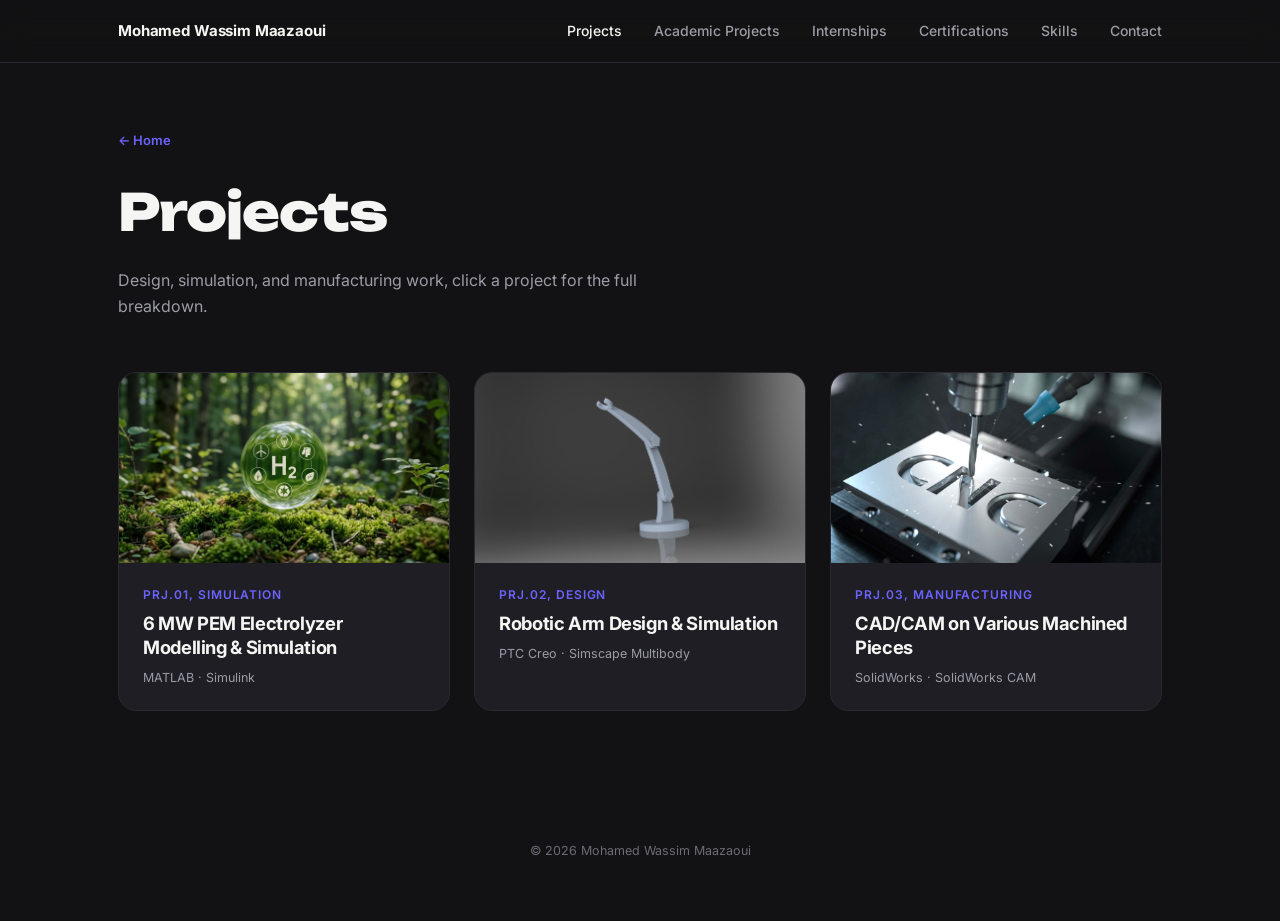
<file: projects.html>
<!DOCTYPE html>
<html lang="en">
<head>
<meta charset="UTF-8">
<meta name="viewport" content="width=device-width, initial-scale=1.0">
<title>Projects, Mohamed Wassim Maazaoui</title>
<link rel="preconnect" href="https://fonts.googleapis.com">
<link rel="preconnect" href="https://fonts.gstatic.com" crossorigin>
<link href="https://fonts.googleapis.com/css2?family=Unbounded:wght@700;800&family=Inter:wght@400;500;600;700;800&display=swap" rel="stylesheet">
<link rel="stylesheet" href="style.css">
</head>
<body>

<header>
  <div class="wrap">
    <nav>
      <a href="index.html" class="nav-name">Mohamed Wassim Maazaoui</a>
      <ul class="nav-links">
        <li><a href="projects.html" class="active">Projects</a></li>
        <li><a href="academic-projects.html">Academic Projects</a></li>
        <li><a href="internships.html">Internships</a></li>
        <li><a href="certifications.html">Certifications</a></li>
        <li><a href="index.html#skills">Skills</a></li>
        <li><a href="index.html#contact">Contact</a></li>
      </ul>
    </nav>
  </div>
</header>

<main class="wrap">

  <div class="page-head">
    <a href="index.html" class="breadcrumb">← Home</a>
    <h1>Projects</h1>
    <p>Design, simulation, and manufacturing work, click a project for the full breakdown.</p>
  </div>

  <div class="project-grid">

    <a href="project-electrolyzer.html" class="project-card">
      <div class="cover"><img src="cover-electrolyzer.jpg" alt="Glowing sphere with green hydrogen icons over a mossy forest floor"></div>
      <div class="card-body">
        <span class="card-index">PRJ.01, Simulation</span>
        <h3>6 MW PEM Electrolyzer Modelling &amp; Simulation</h3>
        <div class="card-tags">MATLAB · Simulink</div>
      </div>
    </a>

    <a href="project-robotics-arm.html" class="project-card">
      <div class="cover"><img src="cover-robotics-arm.png" alt="PTC Creo render of the robotic arm"></div>
      <div class="card-body">
        <span class="card-index">PRJ.02, Design</span>
        <h3>Robotic Arm Design &amp; Simulation</h3>
        <div class="card-tags">PTC Creo · Simscape Multibody</div>
      </div>
    </a>

    <a href="project-cadcam.html" class="project-card">
      <div class="cover"><img src="cover-cadcam.jpeg" alt="CNC machining of an aluminum part"></div>
      <div class="card-body">
        <span class="card-index">PRJ.03, Manufacturing</span>
        <h3>CAD/CAM on Various Machined Pieces</h3>
        <div class="card-tags">SolidWorks · SolidWorks CAM</div>
      </div>
    </a>

  </div>

</main>

<footer>© 2026 Mohamed Wassim Maazaoui</footer>

</body>
</html>
</file>
<file: style.css>
:root{
  --bg: #121214;
  --bg-elevated: #1A1A1F;
  --bg-card: #1E1E24;
  --ink: #F5F5F3;
  --ink-muted: #9C9CA6;
  --ink-faint: #6C6C74;
  --accent: #6C63FF;
  --accent-soft: rgba(108, 99, 255, 0.14);
  --accent-line: rgba(108, 99, 255, 0.35);
  --line: #29292F;
  --max: 1100px;
  --radius: 18px;
  --radius-sm: 12px;
}

*{ box-sizing: border-box; margin:0; padding:0; }
html{ scroll-behavior: smooth; }

body{
  background: var(--bg);
  color: var(--ink);
  font-family: 'Inter', sans-serif;
  font-size: 16px;
  line-height: 1.6;
  -webkit-font-smoothing: antialiased;
}

h1,h2,h3{ font-family: 'Inter', sans-serif; font-weight: 700; letter-spacing: -0.02em; }
a{ color: inherit; }
:focus-visible{ outline: 2px solid var(--accent); outline-offset: 3px; border-radius: 4px; }

@media (prefers-reduced-motion: reduce){
  *{ animation: none !important; transition: none !important; scroll-behavior: auto !important; }
}

.wrap{ max-width: var(--max); margin: 0 auto; padding: 0 28px; }

/* ---------- nav ---------- */
header{
  position: sticky; top: 0; z-index: 10;
  background: rgba(18,18,20,0.72);
  backdrop-filter: blur(14px);
  border-bottom: 1px solid var(--line);
}
nav{ display:flex; align-items:center; justify-content: space-between; padding: 18px 0; }
.nav-name{
  font-family:'Inter', sans-serif; font-weight: 700; font-size: 15px; text-decoration:none; color: var(--ink);
  letter-spacing: -0.01em;
}
.nav-links{ display:flex; gap: 32px; list-style:none; }
.nav-links a{
  text-decoration:none; font-size: 14px; font-weight: 500; color: var(--ink-muted);
}
.nav-links a:hover, .nav-links a.active{ color: var(--ink); }
@media (max-width: 640px){
  .nav-links{ gap: 16px; }
  .nav-links li:nth-child(3), .nav-links li:nth-child(4){ display:none; }
}

/* ---------- hero ---------- */
.hero{
  position: relative;
  padding: 120px 0 80px;
  text-align: center;
  overflow: hidden;
}
.hero-glow{
  position: absolute;
  top: -220px; left: 50%; transform: translateX(-50%);
  width: 900px; height: 620px;
  background: radial-gradient(closest-side, rgba(108,99,255,0.35), rgba(108,99,255,0.12) 45%, transparent 70%);
  filter: blur(10px);
  pointer-events: none;
  z-index: 0;
  animation: pulse 8s ease-in-out infinite;
}
@keyframes pulse{
  0%, 100% { opacity: 0.85; transform: translateX(-50%) scale(1); }
  50% { opacity: 1; transform: translateX(-50%) scale(1.05); }
}
.hero-inner{ position: relative; z-index: 1; }
.hero-eyebrow{
  font-size: 13px; font-weight: 600; letter-spacing: 0.14em; text-transform: uppercase;
  color: var(--accent); margin-bottom: 22px;
}
.hero h1{
  font-family: 'Manrope', sans-serif;
  font-weight: 800;
  font-size: clamp(2.6rem, 7vw, 5rem);
  line-height: 1.05;
  letter-spacing: -0.03em;
  margin-bottom: 22px;
  background: linear-gradient(180deg, #FFFFFF 0%, #C9C7F5 100%);
  -webkit-background-clip: text;
  background-clip: text;
  color: transparent;
}
.hero p.tagline{
  max-width: 620px; margin: 0 auto 32px;
  color: var(--ink-muted); font-size: 18px; line-height: 1.65;
}

.meta-row{
  display:flex; flex-wrap: wrap; justify-content: center; gap: 10px;
  margin-bottom: 32px;
}
.meta-chip{
  font-size: 13px; font-weight: 500; color: var(--ink-muted);
  padding: 7px 16px; border: 1px solid var(--line); border-radius: 999px;
  background: var(--bg-elevated);
}

.focus-row{ display:flex; flex-wrap: wrap; justify-content: center; gap: 10px; margin-bottom: 40px; }
.focus-chip{
  font-size: 13.5px; font-weight: 600; color: var(--accent);
  padding: 8px 18px; border-radius: 999px; background: var(--accent-soft); border: 1px solid var(--accent-line);
}

.cta-row{ display:flex; flex-wrap: wrap; justify-content: center; gap: 14px; }
.btn{
  font-size: 14.5px; font-weight: 600; text-decoration:none; padding: 14px 28px;
  border-radius: 999px; display:inline-block; transition: transform 0.15s ease, background 0.15s ease, border-color 0.15s ease;
  border: 1px solid transparent;
}
.btn-primary{ background: var(--accent); color: #fff; }
.btn-primary:hover{ background: #7D74FF; transform: translateY(-1px); }
.btn-outline{ border-color: var(--line); color: var(--ink); }
.btn-outline:hover{ border-color: var(--ink-muted); transform: translateY(-1px); }
button.btn{ background: transparent; font-family: 'Inter', sans-serif; cursor: pointer; }

/* ---------- sections ---------- */
section.block{ padding: 72px 0; border-top: 1px solid var(--line); }
.section-head{ margin-bottom: 40px; }
.section-head .eyebrow{
  font-size: 12.5px; font-weight: 600; letter-spacing: 0.1em; text-transform: uppercase;
  color: var(--accent); margin-bottom: 10px;
}
.section-head h2{ font-size: clamp(1.6rem, 3vw, 2.1rem); }
.section-head p{ color: var(--ink-muted); font-size: 15.5px; margin-top: 10px; max-width: 560px; }

/* ---------- cards ---------- */
.card-grid{ display:grid; grid-template-columns: repeat(auto-fit, minmax(280px, 1fr)); gap: 20px; }
.card{
  background: var(--bg-card); border: 1px solid var(--line); border-radius: var(--radius);
  padding: 28px; transition: transform 0.18s ease, border-color 0.18s ease;
}
.card:hover{ transform: translateY(-3px); border-color: var(--accent-line); }
.card .flag{
  font-size: 12px; font-weight: 600; letter-spacing: 0.06em; text-transform: uppercase;
  color: var(--accent); margin-bottom: 10px;
}
.card h3{ font-size: 1.1rem; margin-bottom: 6px; }
.card .role{ color: var(--ink-muted); font-size: 13.5px; margin-bottom: 14px; }
.card p.desc{ color: var(--ink-muted); font-size: 14.5px; line-height: 1.6; }
.card .link{ display:inline-block; margin-top: 14px; color: var(--accent); font-size: 13.5px; font-weight: 600; text-decoration:none; }
.card .link:hover{ text-decoration: underline; }

/* ---------- certificates ---------- */
.cert-list{ display:flex; flex-direction: column; gap: 12px; }
.cert-row{
  background: var(--bg-card); border: 1px solid var(--line); border-radius: var(--radius-sm);
  display:grid; grid-template-columns: 1fr auto auto; align-items:center; gap: 20px; padding: 18px 24px;
  transition: border-color 0.18s ease;
}
.cert-row:hover{ border-color: var(--accent-line); }
@media (max-width: 640px){ .cert-row{ grid-template-columns: 1fr; text-align:left; } }
.cert-row h3{ font-size: 0.98rem; margin-bottom: 4px; }
.cert-row .issuer{ font-size: 12.5px; color: var(--ink-muted); }
.cert-row .cred-id{ font-size: 11.5px; color: var(--accent); margin-top: 3px; font-weight: 600; }
.cert-qr{
  width: 56px; height: 56px; border-radius: 10px; overflow: hidden;
  background: #fff; display:flex; align-items:center; justify-content:center; padding: 4px;
}
.cert-qr img{ width: 100%; height: 100%; object-fit: contain; }
.cert-verify{
  font-size: 13px; font-weight: 600; color: var(--accent); text-decoration:none; white-space:nowrap;
}
.cert-verify:hover{ text-decoration: underline; }
.cert-note{ margin-top: 18px; color: var(--ink-faint); font-size: 12.5px; }

/* ---------- skills ---------- */
.skills-groups{ display:grid; grid-template-columns: repeat(auto-fit, minmax(240px, 1fr)); gap: 28px; }
.skills-group h3{
  font-size: 13px; font-weight: 600; letter-spacing: 0.06em; text-transform: uppercase;
  color: var(--ink-muted); margin-bottom: 14px;
}
.chip-row{ display:flex; flex-wrap: wrap; gap: 10px; }
.chip{
  font-size: 13.5px; font-weight: 500; padding: 8px 16px; border-radius: 999px;
  background: var(--bg-elevated); border: 1px solid var(--line); color: var(--ink);
}

/* ---------- contact ---------- */
.contact-block{ background: var(--bg-elevated); border-radius: var(--radius); padding: 64px 40px; text-align:center; }
.contact-block h2{ font-size: clamp(1.8rem, 4vw, 2.6rem); margin-bottom: 14px; }
.contact-block p{ color: var(--ink-muted); font-size: 16px; max-width: 480px; margin: 0 auto 32px; }

footer{ padding: 40px 0 60px; text-align:center; color: var(--ink-faint); font-size: 12.5px; }

/* ---------- sub-pages: projects gallery + detail pages ---------- */
.breadcrumb{
  color: var(--accent); font-size: 13px; font-weight: 600; text-decoration: none;
  display: inline-block; margin-bottom: 22px;
}
.breadcrumb:hover{ text-decoration: underline; }

.page-head{ padding-top: 64px; padding-bottom: 8px; }
.page-head h1{
  font-family: 'Unbounded', sans-serif; font-weight: 800;
  font-size: clamp(2rem, 5vw, 3.2rem); letter-spacing: -0.02em; margin-bottom: 14px;
}
.page-head p{ color: var(--ink-muted); max-width: 580px; font-size: 16px; }

.project-grid{ display:grid; grid-template-columns: repeat(auto-fit, minmax(300px, 1fr)); gap: 24px; margin: 44px 0 90px; }
.project-card{
  display:block; text-decoration:none; color: inherit; background: var(--bg-card);
  border: 1px solid var(--line); border-radius: var(--radius); overflow: hidden;
  transition: transform 0.18s ease, border-color 0.18s ease;
}
.project-card:hover{ transform: translateY(-4px); border-color: var(--accent-line); }
.project-card .cover{
  height: 190px; background: var(--bg-elevated); display:flex; align-items:center; justify-content:center;
  color: var(--ink-faint); font-size: 13px; overflow: hidden;
}
.project-card .cover img{ width:100%; height:100%; object-fit: cover; display:block; }
.project-card .card-body{ padding: 22px 24px; }
.project-card .card-index{
  font-size: 12px; font-weight: 600; letter-spacing: 0.08em; text-transform: uppercase;
  color: var(--accent); display:block; margin-bottom: 8px;
}
.project-card h3{ font-size: 1.15rem; margin-bottom: 8px; line-height: 1.3; }
.project-card .card-tags{ font-size: 12.5px; color: var(--ink-muted); }

.spec-grid{ display:grid; grid-template-columns: repeat(auto-fit, minmax(160px, 1fr)); gap: 14px; margin: 32px 0; }
.spec-cell{ background: var(--bg-card); border: 1px solid var(--line); border-radius: var(--radius-sm); padding: 16px 18px; }
.spec-cell .k{ font-size: 11px; font-weight: 600; letter-spacing: 0.06em; text-transform: uppercase; color: var(--ink-faint); margin-bottom: 6px; }
.spec-cell .v{ font-size: 14.5px; font-weight: 600; color: var(--ink); }
.spec-list{ list-style: none; margin: 0; padding: 0; }
.spec-list li{ position: relative; padding-left: 14px; font-size: 14.5px; font-weight: 600; color: var(--ink); line-height: 1.7; }
.spec-list li::before{ content: "–"; position: absolute; left: 0; color: var(--accent); }

.project-desc{ color: var(--ink-muted); max-width: 680px; margin-bottom: 28px; font-size: 15.5px; line-height: 1.7; }

.gallery{ display:grid; grid-template-columns: repeat(3, 1fr); gap: 20px; }
@media (max-width: 760px){ .gallery{ grid-template-columns: repeat(2, 1fr); } }
@media (max-width: 480px){ .gallery{ grid-template-columns: 1fr; } }
.figure-box{
  border: 1px dashed var(--line); background: var(--bg-elevated); border-radius: var(--radius-sm);
  min-height: 180px; display:flex; align-items:center; justify-content:center; text-align:center;
  color: var(--ink-faint); font-size: 12.5px; padding: 20px;
}
.figure-img{ display:block; width:100%; height:auto; border-radius: var(--radius-sm); border: 1px solid var(--line); }
.fig-caption{ font-size: 12px; color: var(--ink-faint); margin-top: 10px; }

.media-feature{ margin-top: 8px; }
.figure-video{
  display:block; width:100%; height:auto; border-radius: var(--radius);
  border: 1px solid var(--line); background: #000;
}

.part-block{ padding-top: 40px; margin-top: 40px; border-top: 1px solid var(--line); }
.part-block:first-of-type{ border-top: none; margin-top: 8px; }

.edit-note{ display:inline-block; margin-top: 10px; font-size: 12px; color: var(--accent); }
</file>
